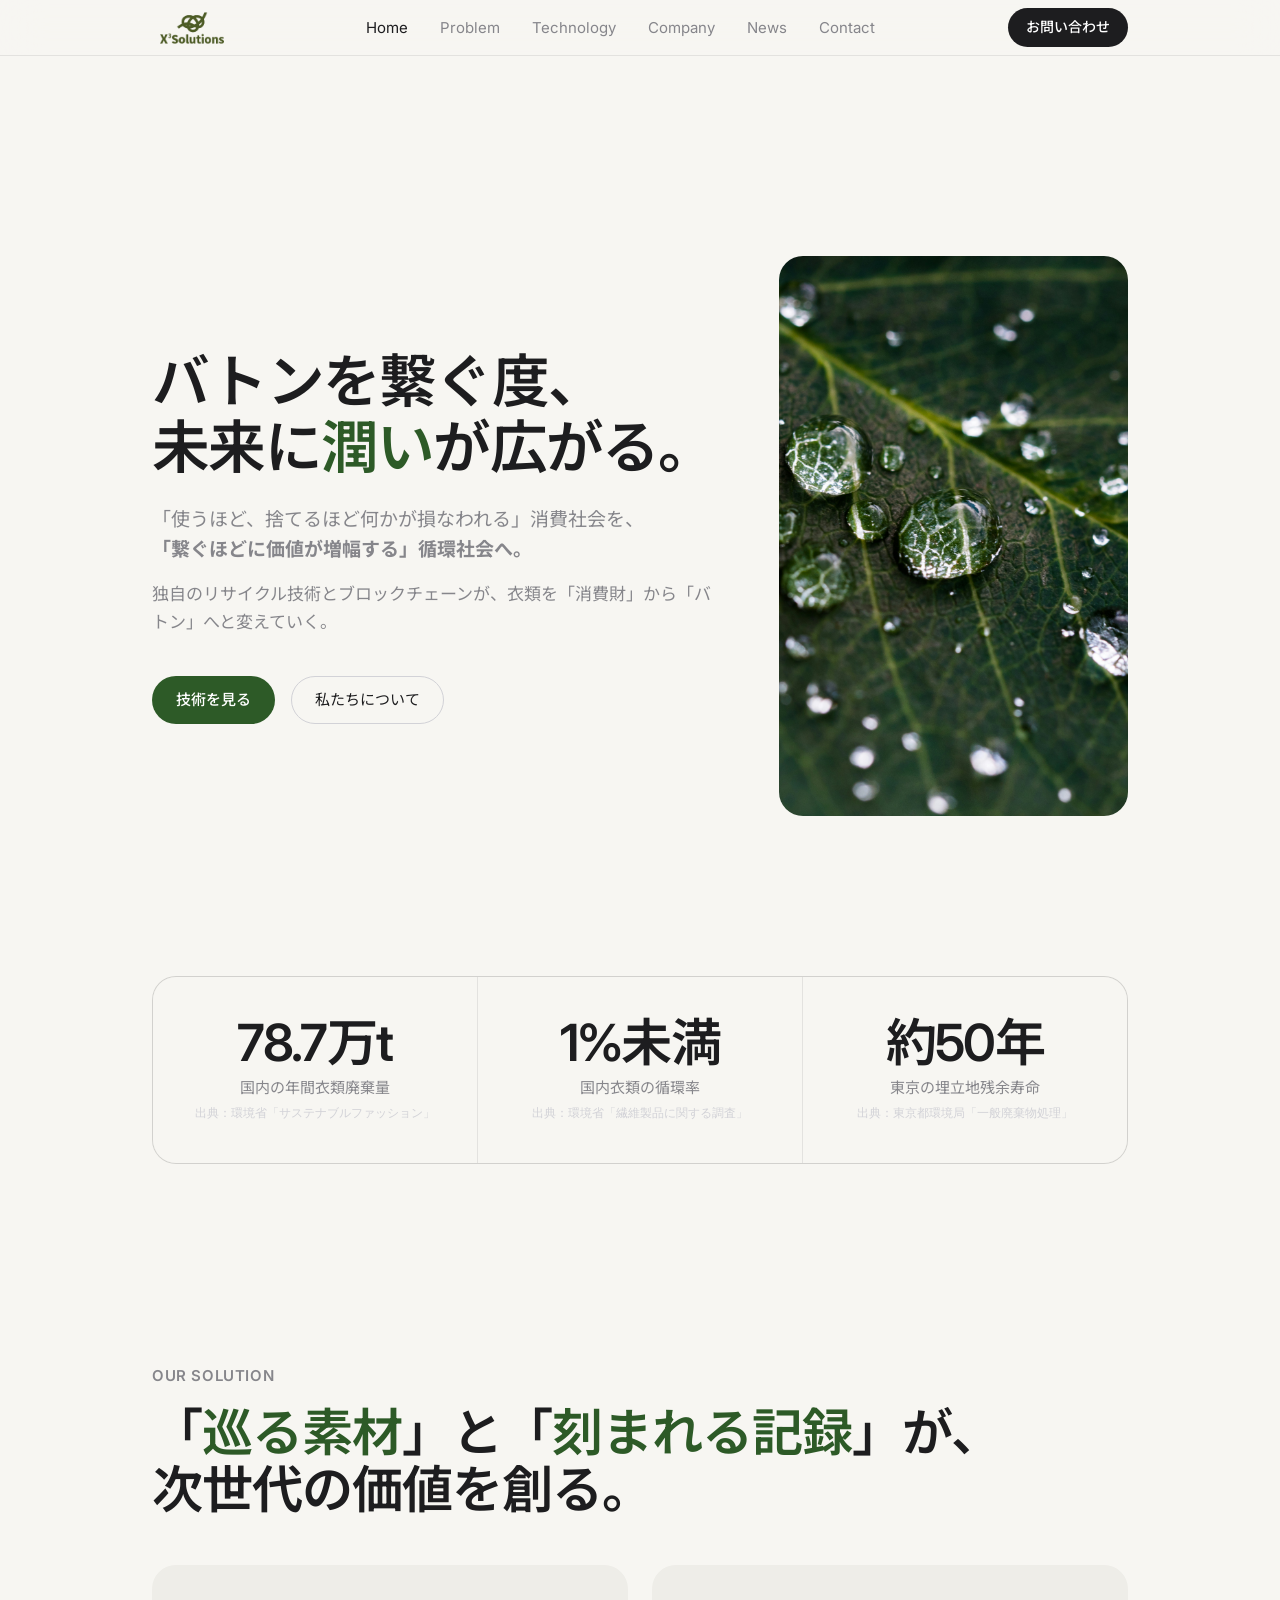
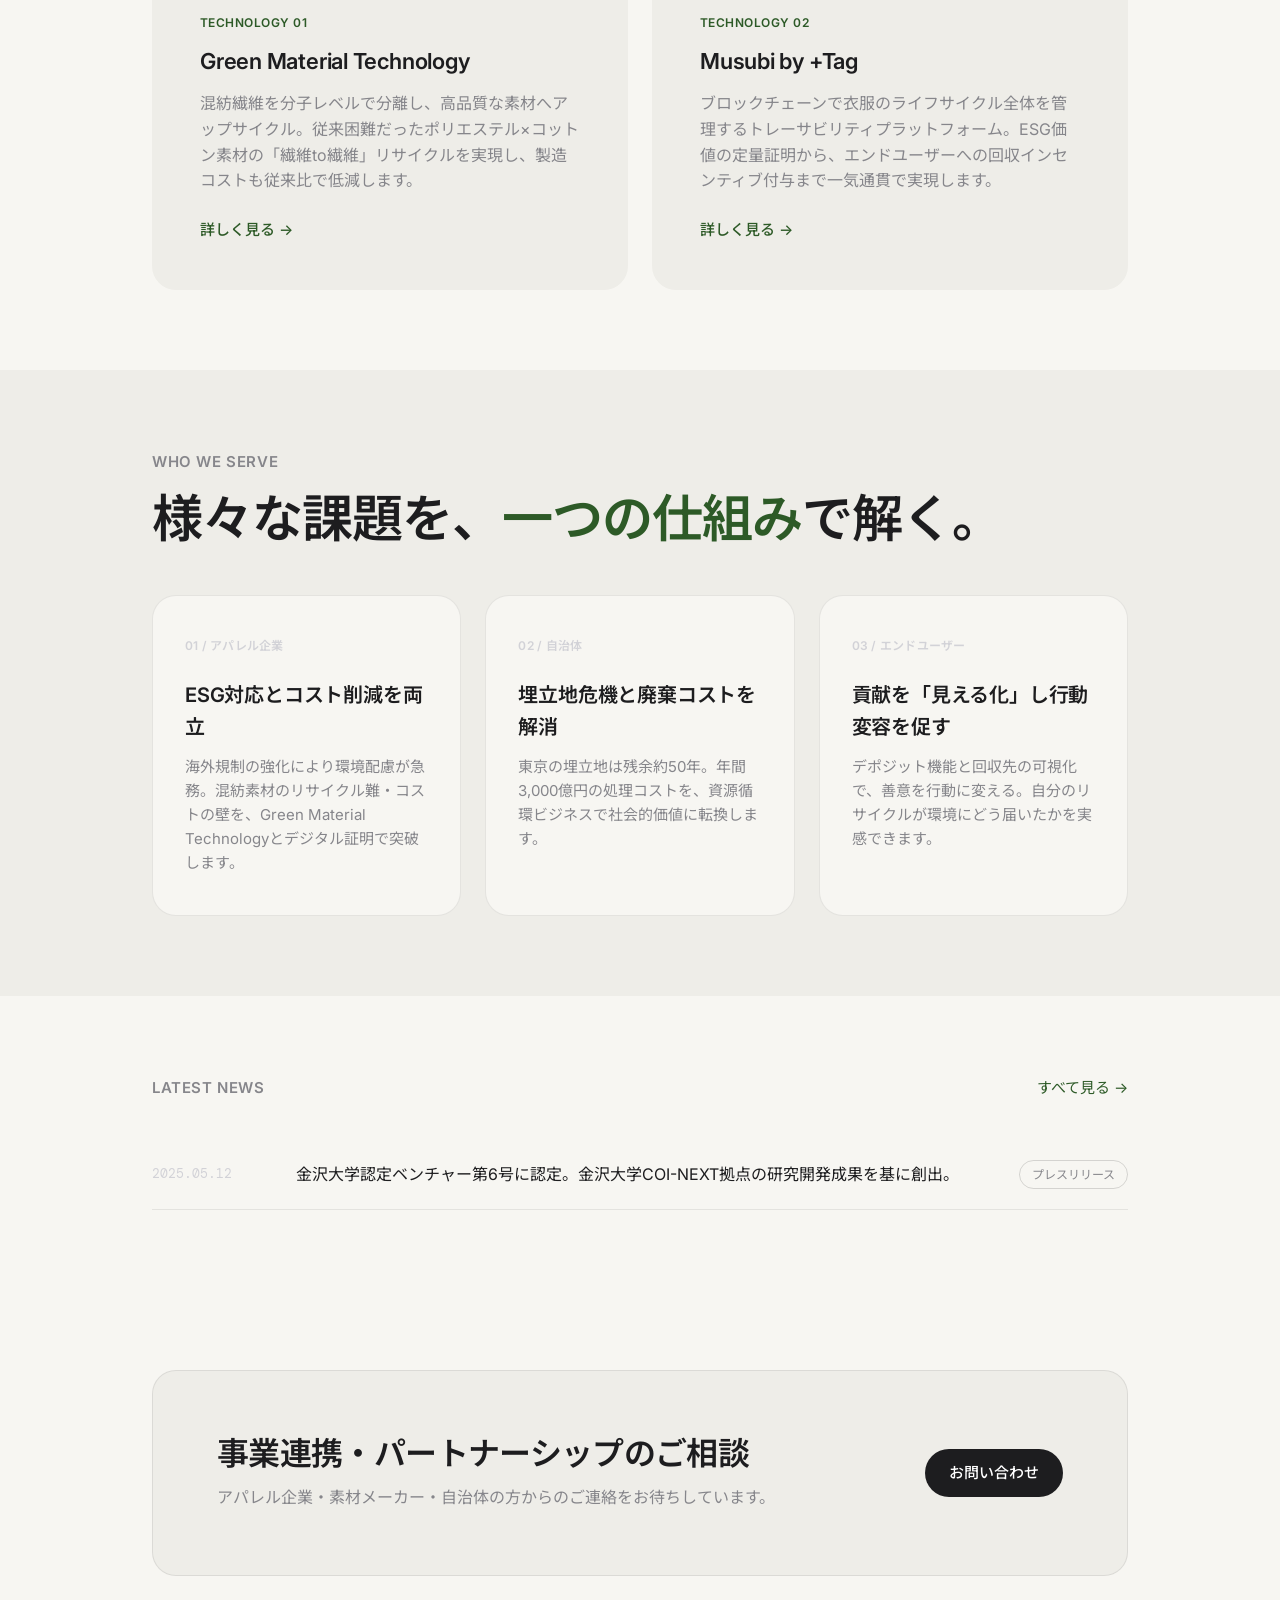
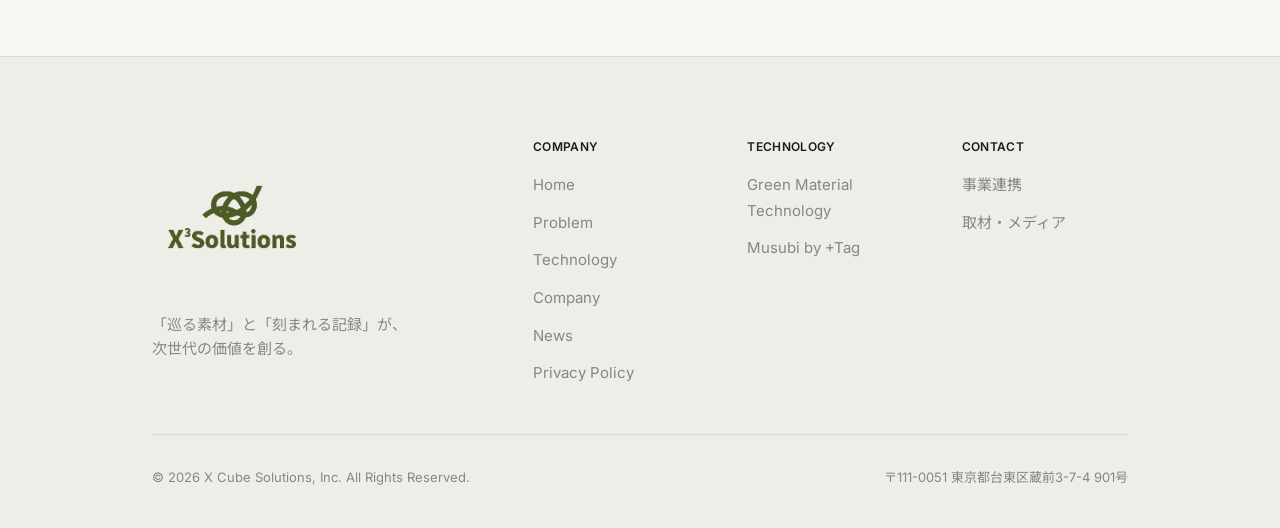
<file: index.html>
<!DOCTYPE html>
<html lang="ja">
<head>
<meta charset="UTF-8">
<meta name="viewport" content="width=device-width, initial-scale=1.0">
<title>Home — X Cube Solutions</title>
<meta name="description" content="データ駆動型バイオ素材開発で社会の資源循環を加速します。">
<link rel="preconnect" href="https://fonts.googleapis.com">
<link href="https://fonts.googleapis.com/css2?family=Inter:wght@300;400;500;600;700&family=Noto+Sans+JP:wght@300;400;500;700&family=DM+Mono:wght@400;500&display=swap" rel="stylesheet">
<link rel="stylesheet" href="style.css">
</head>
<body>
<nav class="nav glass"><div class="nav-inner"><a href="./" class="nav-logo"><img src="images/logo.png" alt="X Cube Solutions"></a><ul class="nav-links"><li><a href="./" class="active">Home</a></li><li><a href="problem/">Problem</a></li><li><a href="technology/">Technology</a></li><li><a href="company/">Company</a></li><li><a href="news/">News</a></li><li><a href="contact/">Contact</a></li></ul><a href="contact/" class="nav-cta">お問い合わせ</a></div></nav>
<div class="section">
    <div class="container">
      <div class="hero">
        <div class="hero-content">
          <h1 class="display fade-up">
            <span style="white-space:nowrap;">バトンを繋ぐ度、</span><br>
            <span style="white-space:nowrap;">未来に<em>潤い</em>が広がる。</span>
          </h1>
          <div class="fade-up delay-1" style="margin-top:24px;">
            <p class="body-lg">
              「使うほど、捨てるほど何かが損なわれる」消費社会を、<br>
              <strong>「繋ぐほどに価値が増幅する」循環社会へ。</strong>
            </p>
            <p class="body-md" style="margin-top:16px;">独自のリサイクル技術とブロックチェーンが、衣類を「消費財」から「バトン」へと変えていく。</p>
          </div>
          <div class="hero-actions fade-up delay-2">
            <a href="technology/" class="btn-primary">技術を見る</a>
            <a href="company/" class="btn-outline">私たちについて</a>
          </div>
        </div>
        <div class="hero-visual fade-up delay-1"><img src="images/hero_visual.jpg" alt="X Cube Solutions Vision">
        </div>
      </div>

      <div class="stat-strip fade-up">
        <div class="stat-strip-item">
          <div class="stat-num">78.7万t</div>
          <div class="stat-label">国内の年間衣類廃棄量</div>
          <div class="stat-cite">出典：環境省「サステナブルファッション」</div>
        </div>
        <div class="stat-strip-item">
          <div class="stat-num">1%未満</div>
          <div class="stat-label">国内衣類の循環率</div>
          <div class="stat-cite">出典：環境省「繊維製品に関する調査」</div>
        </div>
        <div class="stat-strip-item">
          <div class="stat-num">約50年</div>
          <div class="stat-label">東京の埋立地残余寿命</div>
          <div class="stat-cite">出典：東京都環境局「一般廃棄物処理」</div>
        </div>
      </div>
    </div>
  </div>

  <div class="section-sm">
    <div class="container">
      <div class="eyebrow fade-up">Our Solution</div>
      <h2 class="headline fade-up">「<em>巡る素材</em>」と「<em>刻まれる記録</em>」が、<br>次世代の価値を創る。</h2>
      <div class="solution-grid">
        <div class="solution-card fade-up delay-1">
          <div class="solution-card-tag">Technology 01</div>
          <h3>Green Material Technology</h3>
          <p>混紡繊維を分子レベルで分離し、高品質な素材へアップサイクル。従来困難だったポリエステル×コットン素材の「繊維to繊維」リサイクルを実現し、製造コストも従来比で低減します。</p>
          <a href="technology/" class="solution-card-link">詳しく見る →</a>
        </div>
        <div class="solution-card fade-up delay-2">
          <div class="solution-card-tag">Technology 02</div>
          <h3>Musubi by +Tag</h3>
          <p>ブロックチェーンで衣服のライフサイクル全体を管理するトレーサビリティプラットフォーム。ESG価値の定量証明から、エンドユーザーへの回収インセンティブ付与まで一気通貫で実現します。</p>
          <a href="technology/" class="solution-card-link">詳しく見る →</a>
        </div>
      </div>
    </div>
  </div>

  <div class="section-sm" style="background:var(--c-bg-secondary);">
    <div class="container">
      <div class="eyebrow fade-up">Who We Serve</div>
      <h2 class="headline fade-up">様々な課題を、<em>一つの仕組み</em>で解く。</h2>
      <div class="serve-grid">
        <div class="serve-card fade-up delay-1">
          <div class="serve-card-num">01 / アパレル企業</div>
          <h3>ESG対応とコスト削減を両立</h3>
          <p>海外規制の強化により環境配慮が急務。混紡素材のリサイクル難・コストの壁を、Green Material Technologyとデジタル証明で突破します。</p>
        </div>
        <div class="serve-card fade-up delay-2">
          <div class="serve-card-num">02 / 自治体</div>
          <h3>埋立地危機と廃棄コストを解消</h3>
          <p>東京の埋立地は残余約50年。年間3,000億円の処理コストを、資源循環ビジネスで社会的価値に転換します。</p>
        </div>
        <div class="serve-card fade-up delay-3">
          <div class="serve-card-num">03 / エンドユーザー</div>
          <h3>貢献を「見える化」し行動変容を促す</h3>
          <p>デポジット機能と回収先の可視化で、善意を行動に変える。自分のリサイクルが環境にどう届いたかを実感できます。</p>
        </div>
      </div>
    </div>
  </div>

  <div class="section-sm">
    <div class="container">
      <div style="display:flex;align-items:center;justify-content:space-between;margin-bottom:8px;">
        <div class="eyebrow" style="margin:0;">Latest News</div>
        <a href="news/" style="font-size:15px;color:var(--c-moss);">すべて見る →</a>
      </div>
      <div class="news-list">
        <div class="news-item">
          <span class="news-date">2025.05.12</span>
          <span class="news-title">金沢大学認定ベンチャー第6号に認定。金沢大学COI-NEXT拠点の研究開発成果を基に創出。</span>
          <span class="news-tag">プレスリリース</span>
        </div>
      </div>
    </div>
  </div>

  <div class="container">
    <div class="cta-banner fade-up">
      <div>
        <h2>事業連携・パートナーシップのご相談</h2>
        <p>アパレル企業・素材メーカー・自治体の方からのご連絡をお待ちしています。</p>
      </div>
      <a href="contact/" class="btn-white">お問い合わせ</a>
    </div>
  </div>
</div>

<!-- PROBLEM -->
<footer class="footer"><div class="container"><div class="footer-top"><div class="footer-brand"><img src="images/logo.png" alt="X Cube Solutions" style="height:160px;width:auto;object-fit:contain;margin-bottom:16px;"><p>「巡る素材」と「刻まれる記録」が、<br>次世代の価値を創る。</p></div><div class="footer-col"><h4>Company</h4><ul><li><a href="./">Home</a></li><li><a href="problem/">Problem</a></li><li><a href="technology/">Technology</a></li><li><a href="company/">Company</a></li><li><a href="news/">News</a></li><li><a href="privacy/">Privacy Policy</a></li></ul></div><div class="footer-col"><h4>Technology</h4><ul><li><a href="technology/">Green Material Technology</a></li><li><a href="technology/">Musubi by +Tag</a></li></ul></div><div class="footer-col"><h4>Contact</h4><ul><li><a href="contact/">事業連携</a></li><li><a href="contact/">取材・メディア</a></li></ul></div></div><div class="footer-bottom"><span>© 2026 X Cube Solutions, Inc. All Rights Reserved.</span><span>〒111-0051 東京都台東区蔵前3-7-4 901号</span></div></div></footer>
<script src="main.js"></script>
</body>
</html>
</file>
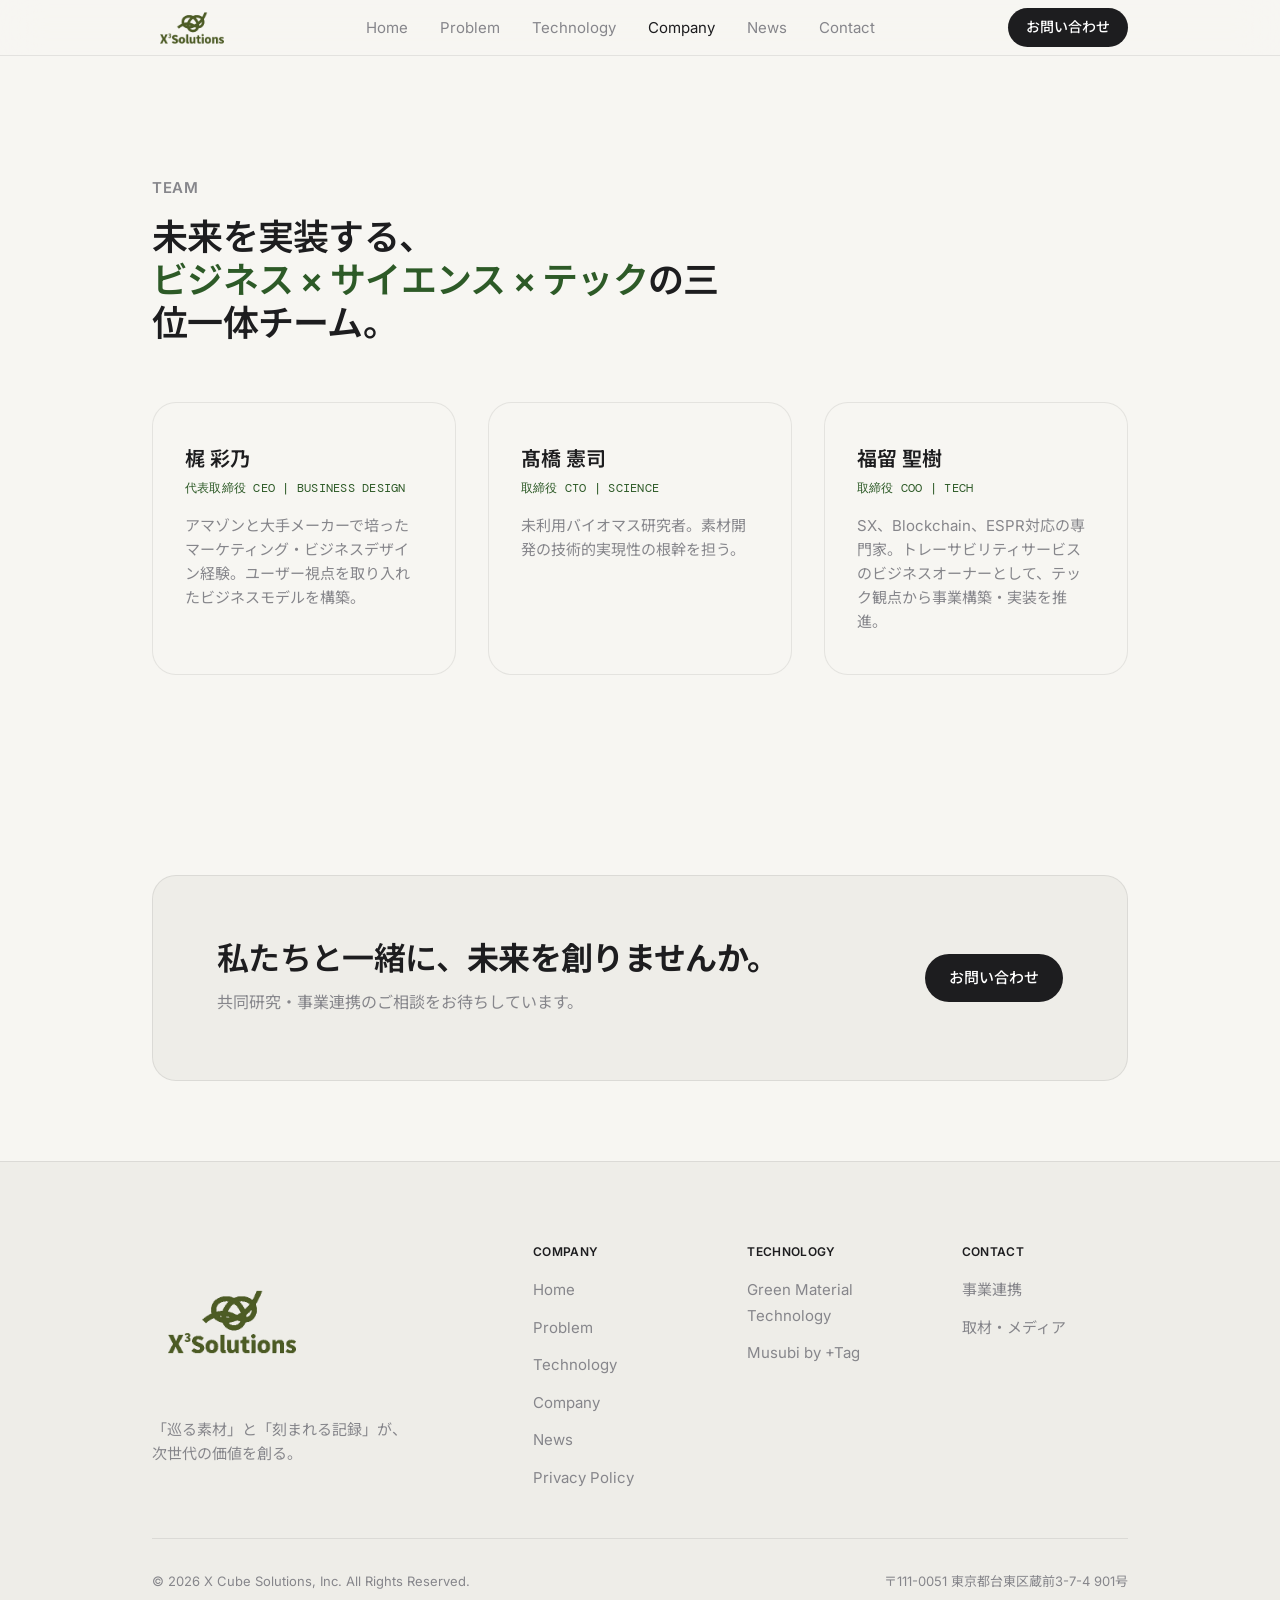
<file: company/index.html>
<!DOCTYPE html>
<html lang="ja">
<head>
<meta charset="UTF-8">
<meta name="viewport" content="width=device-width, initial-scale=1.0">
<title>Company — X Cube Solutions</title>
<meta name="description" content="「善意」を世界を動かす原動力へ。東京発の資源循環スタートアップ。">
<link rel="preconnect" href="https://fonts.googleapis.com">
<link href="https://fonts.googleapis.com/css2?family=Inter:wght@300;400;500;600;700&family=Noto+Sans+JP:wght@300;400;500;700&family=DM+Mono:wght@400;500&display=swap" rel="stylesheet">
<link rel="stylesheet" href="../style.css">
</head>
<body>
<nav class="nav glass"><div class="nav-inner"><a href="../" class="nav-logo"><img src="../images/logo.png" alt="X Cube Solutions"></a><ul class="nav-links"><li><a href="../">Home</a></li><li><a href="../problem/">Problem</a></li><li><a href="../technology/">Technology</a></li><li><a href="../company/" class="active">Company</a></li><li><a href="../news/">News</a></li><li><a href="../contact/">Contact</a></li></ul><a href="../contact/" class="nav-cta">お問い合わせ</a></div></nav>
<div class="section">
    <div class="container">
      <div class="team-section" style="margin-top:0;padding-top:0;border-top:none;">
        <div class="eyebrow">Team</div>
        <p class="team-tagline">未来を実装する、<br><em>ビジネス × サイエンス × テック</em>の三位一体チーム。</p>
        <div class="team-grid">
          <div class="team-card">
            <div class="team-name">梶 彩乃</div>
            <div class="team-role">代表取締役 CEO | Business Design</div>
            <p class="team-bio">アマゾンと大手メーカーで培ったマーケティング・ビジネスデザイン経験。ユーザー視点を取り入れたビジネスモデルを構築。</p>
          </div>
          <div class="team-card">
            <div class="team-name">髙橋 憲司</div>
            <div class="team-role">取締役 CTO | Science</div>
            <p class="team-bio">未利用バイオマス研究者。素材開発の技術的実現性の根幹を担う。</p>
          </div>
          <div class="team-card">
            <div class="team-name">福留 聖樹</div>
            <div class="team-role">取締役 COO | Tech</div>
            <p class="team-bio">SX、Blockchain、ESPR対応の専門家。トレーサビリティサービスのビジネスオーナーとして、テック観点から事業構築・実装を推進。</p>
          </div>
        </div>
      </div>
    </div>
  </div>
  <div class="container">
    <div class="cta-banner fade-up">
      <div><h2>私たちと一緒に、<strong>未来を創りませんか。</strong></h2><p>共同研究・事業連携のご相談をお待ちしています。</p></div>
      <a href="../contact/" class="btn-white">お問い合わせ</a>
    </div>
  </div>
<footer class="footer"><div class="container"><div class="footer-top"><div class="footer-brand"><img src="../images/logo.png" alt="X Cube Solutions" style="height:160px;width:auto;object-fit:contain;margin-bottom:16px;"><p>「巡る素材」と「刻まれる記録」が、<br>次世代の価値を創る。</p></div><div class="footer-col"><h4>Company</h4><ul><li><a href="../">Home</a></li><li><a href="../problem/">Problem</a></li><li><a href="../technology/">Technology</a></li><li><a href="../company/">Company</a></li><li><a href="../news/">News</a></li><li><a href="../privacy/">Privacy Policy</a></li></ul></div><div class="footer-col"><h4>Technology</h4><ul><li><a href="../technology/">Green Material Technology</a></li><li><a href="../technology/">Musubi by +Tag</a></li></ul></div><div class="footer-col"><h4>Contact</h4><ul><li><a href="../contact/">事業連携</a></li><li><a href="../contact/">取材・メディア</a></li></ul></div></div><div class="footer-bottom"><span>© 2026 X Cube Solutions, Inc. All Rights Reserved.</span><span>〒111-0051 東京都台東区蔵前3-7-4 901号</span></div></div></footer>
<script src="../main.js"></script>
</body>
</html>
</file>
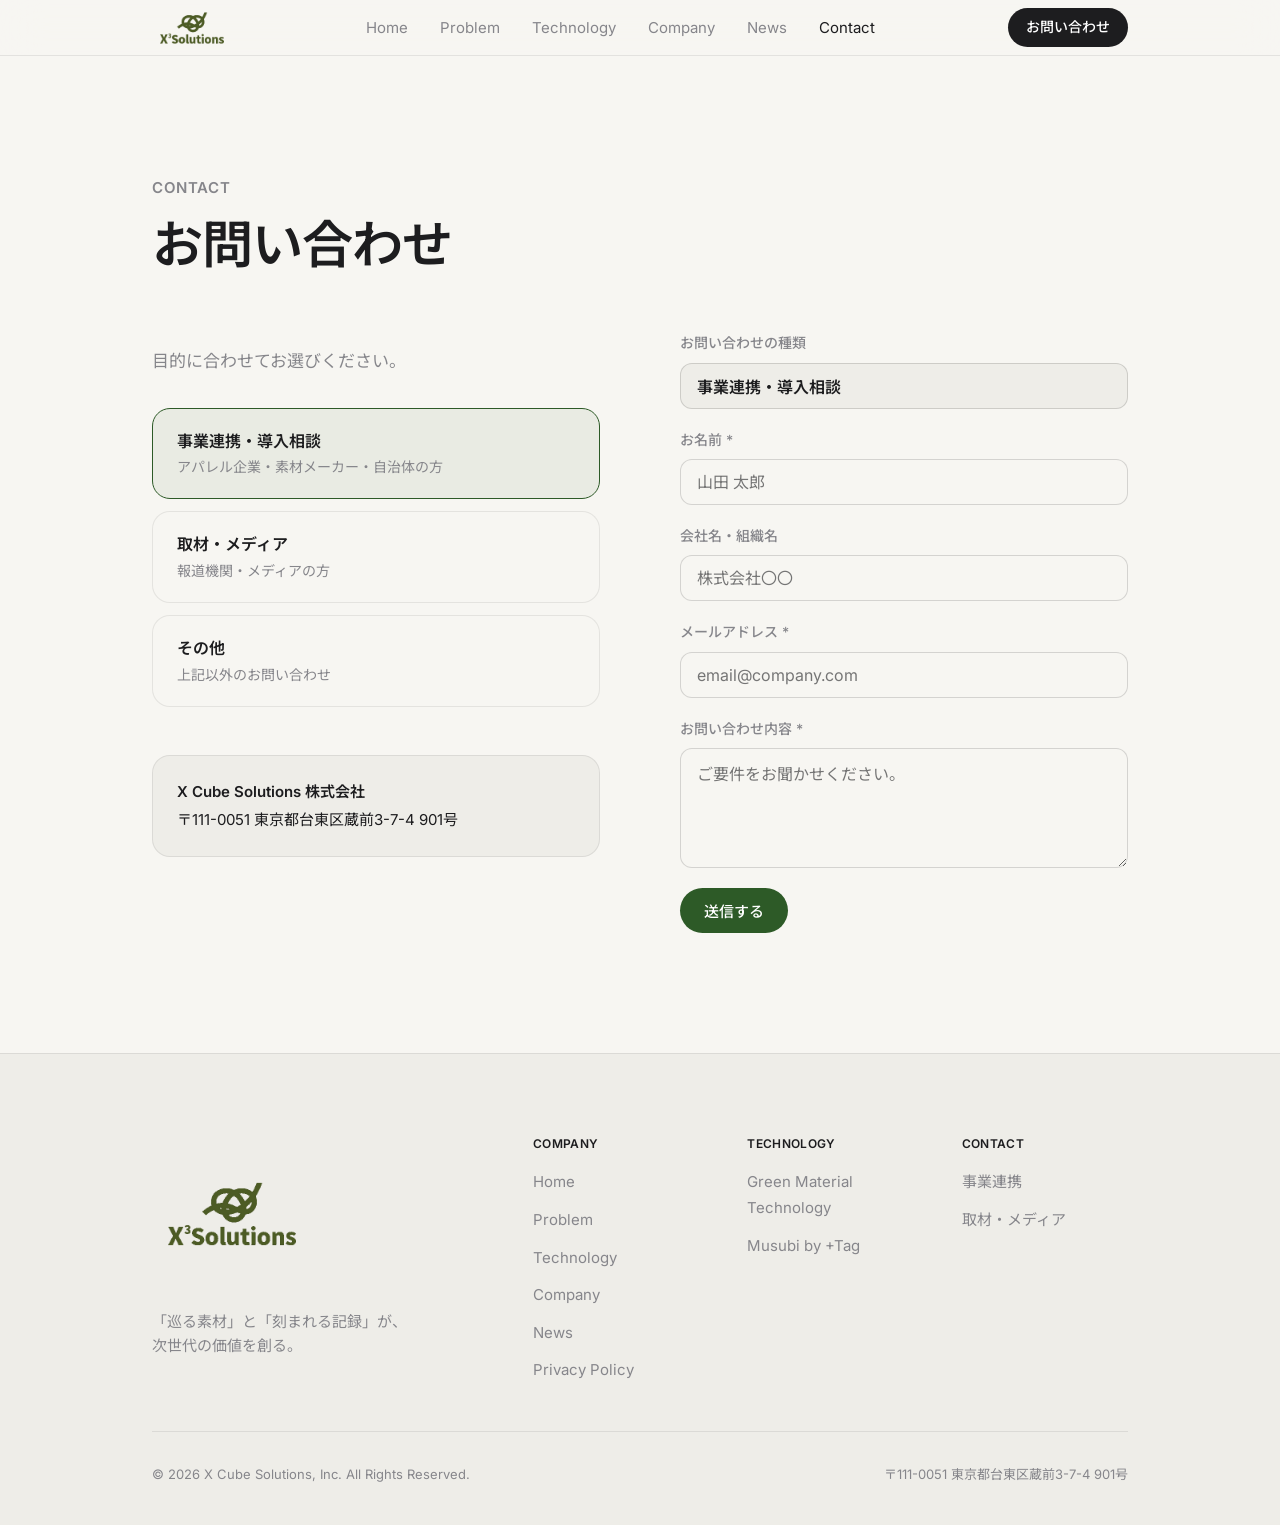
<file: contact/index.html>
<!DOCTYPE html>
<html lang="ja">
<head>
<meta charset="UTF-8">
<meta name="viewport" content="width=device-width, initial-scale=1.0">
<title>Contact — X Cube Solutions</title>
<meta name="description" content="事業連携・取材のお問い合わせはこちら。">
<link rel="preconnect" href="https://fonts.googleapis.com">
<link href="https://fonts.googleapis.com/css2?family=Inter:wght@300;400;500;600;700&family=Noto+Sans+JP:wght@300;400;500;700&family=DM+Mono:wght@400;500&display=swap" rel="stylesheet">
<link rel="stylesheet" href="../style.css">
</head>
<body>
<nav class="nav glass"><div class="nav-inner"><a href="../" class="nav-logo"><img src="../images/logo.png" alt="X Cube Solutions"></a><ul class="nav-links"><li><a href="../">Home</a></li><li><a href="../problem/">Problem</a></li><li><a href="../technology/">Technology</a></li><li><a href="../company/">Company</a></li><li><a href="../news/">News</a></li><li><a href="../contact/" class="active">Contact</a></li></ul><a href="../contact/" class="nav-cta">お問い合わせ</a></div></nav>
<div class="section">
    <div class="container">
      <div class="eyebrow fade-up">Contact</div>
      <h1 class="headline fade-up">お問い合わせ</h1>
      <div class="contact-grid">
        <div>
          <p class="body-md" style="margin-top:16px;">目的に合わせてお選びください。</p>
          <div class="contact-type-list">
            <div class="contact-type active" onclick="selectType(this,'事業連携・導入相談')">
              <div><h4>事業連携・導入相談</h4><p>アパレル企業・素材メーカー・自治体の方</p></div>
            </div>
            <div class="contact-type" onclick="selectType(this,'取材・メディア')">
              <div><h4>取材・メディア</h4><p>報道機関・メディアの方</p></div>
            </div>
            <div class="contact-type" onclick="selectType(this,'その他')">
              <div><h4>その他</h4><p>上記以外のお問い合わせ</p></div>
            </div>
          </div>
          <div class="address-block" style="margin-top:48px;">
            <p style="font-size:15px;font-weight:600;">X Cube Solutions 株式会社</p>
            <p style="font-size:15px;margin-top:4px;">〒111-0051 東京都台東区蔵前3-7-4 901号</p>
          </div>
        </div>
        <div>
          <form class="contact-form" action="https://formspree.io/f/mojypglw" method="POST">
            <div class="form-group">
              <label class="form-label">お問い合わせの種類</label>
              <input class="form-input" id="type-display" name="お問い合わせの種類" value="事業連携・導入相談" readonly style="background:var(--c-bg-secondary);font-weight:600;">
            </div>
            <div class="form-group"><label class="form-label">お名前 *</label><input class="form-input" type="text" name="お名前" placeholder="山田 太郎" required></div>
            <div class="form-group"><label class="form-label">会社名・組織名</label><input class="form-input" type="text" name="会社名・組織名" placeholder="株式会社〇〇"></div>
            <div class="form-group"><label class="form-label">メールアドレス *</label><input class="form-input" type="email" name="メールアドレス" placeholder="email@company.com" required></div>
            <div class="form-group"><label class="form-label">お問い合わせ内容 *</label><textarea class="form-textarea" name="お問い合わせ内容" placeholder="ご要件をお聞かせください。" required></textarea></div>
            <button type="submit" class="btn-primary" style="align-self:flex-start;">送信する</button>
          </form>
        </div>
      </div>
    </div>
  </div>
</div>

<!-- FOOTER -->
<footer class="footer"><div class="container"><div class="footer-top"><div class="footer-brand"><img src="../images/logo.png" alt="X Cube Solutions" style="height:160px;width:auto;object-fit:contain;margin-bottom:16px;"><p>「巡る素材」と「刻まれる記録」が、<br>次世代の価値を創る。</p></div><div class="footer-col"><h4>Company</h4><ul><li><a href="../">Home</a></li><li><a href="../problem/">Problem</a></li><li><a href="../technology/">Technology</a></li><li><a href="../company/">Company</a></li><li><a href="../news/">News</a></li><li><a href="../privacy/">Privacy Policy</a></li></ul></div><div class="footer-col"><h4>Technology</h4><ul><li><a href="../technology/">Green Material Technology</a></li><li><a href="../technology/">Musubi by +Tag</a></li></ul></div><div class="footer-col"><h4>Contact</h4><ul><li><a href="../contact/">事業連携</a></li><li><a href="../contact/">取材・メディア</a></li></ul></div></div><div class="footer-bottom"><span>© 2026 X Cube Solutions, Inc. All Rights Reserved.</span><span>〒111-0051 東京都台東区蔵前3-7-4 901号</span></div></div></footer>
<script src="../main.js"></script>
</body>
</html>
</file>
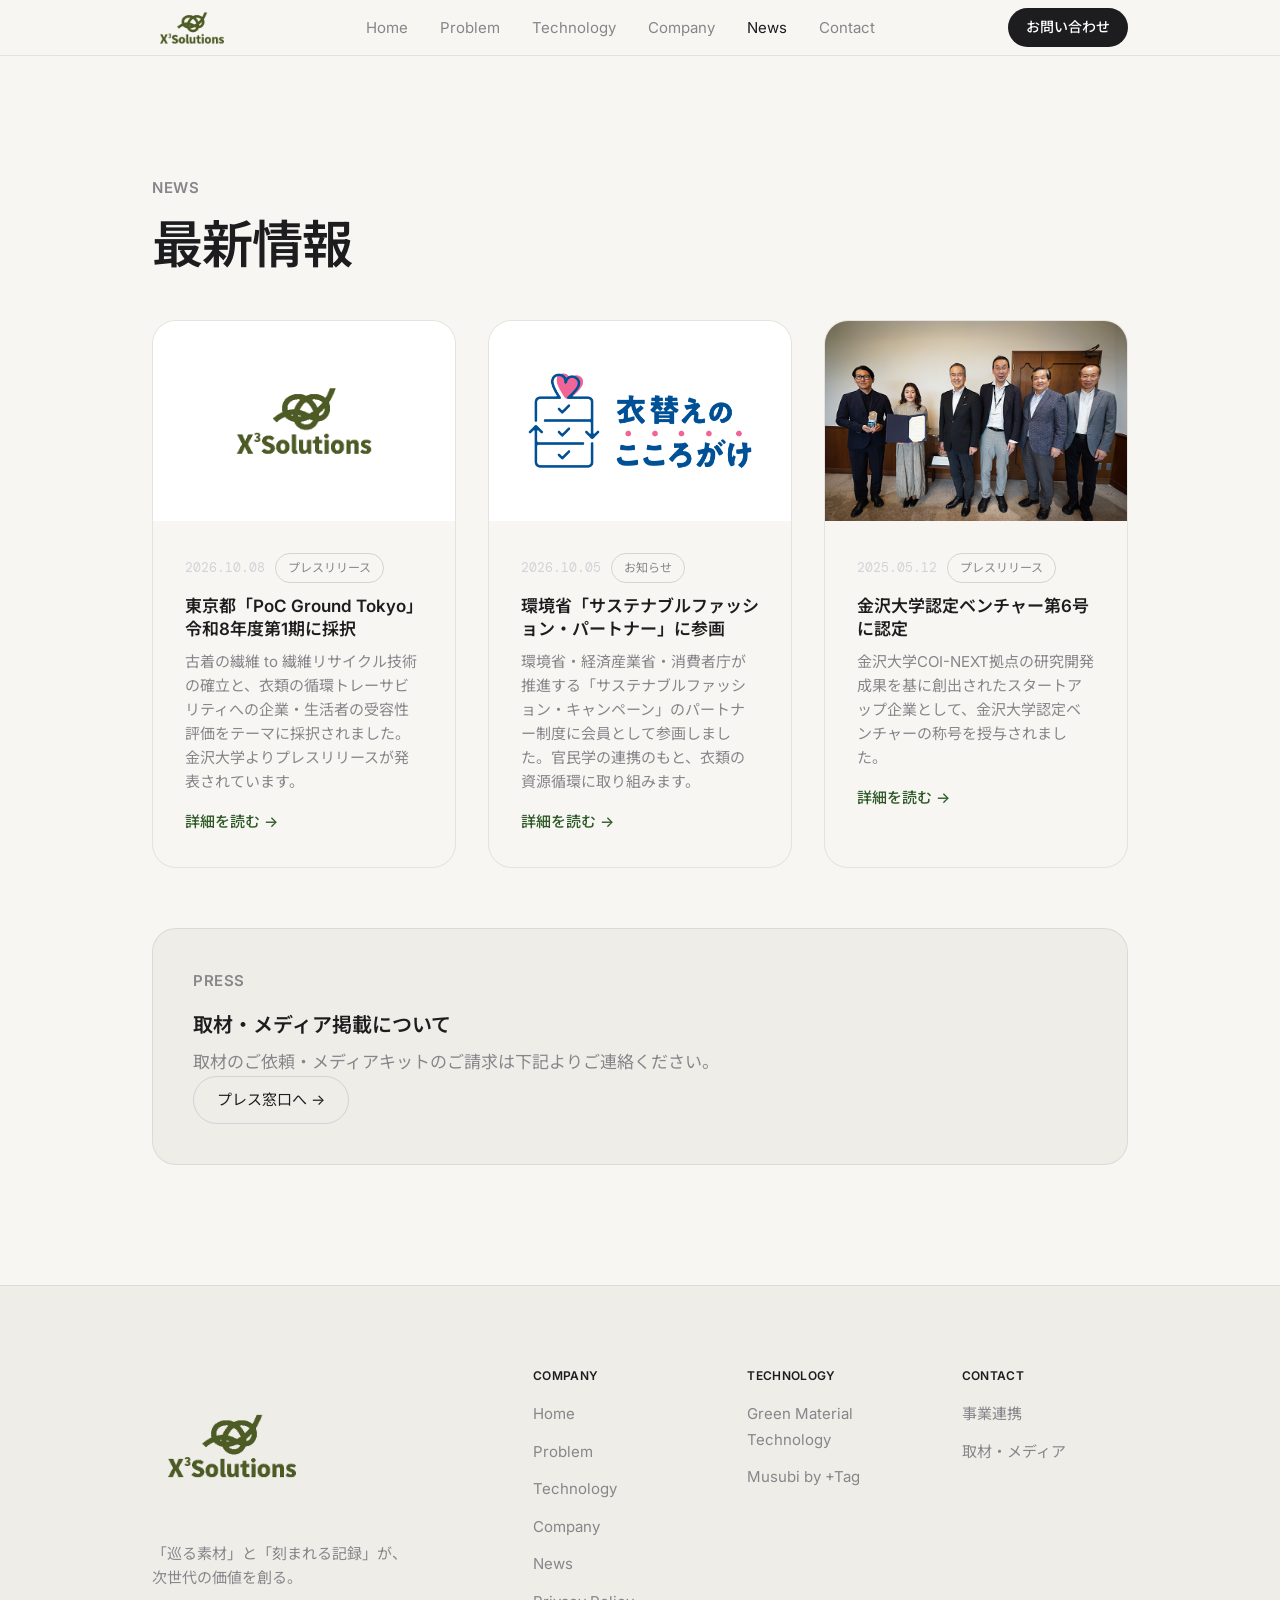
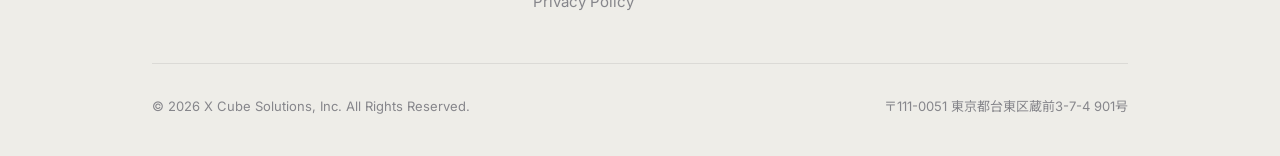
<file: news/index.html>
<!DOCTYPE html>
<html lang="ja">
<head>
<meta charset="UTF-8">
<meta name="viewport" content="width=device-width, initial-scale=1.0">
<title>News — X Cube Solutions</title>
<meta name="description" content="X Cube Solutionsの最新ニュース・プレスリリース。">
<link rel="preconnect" href="https://fonts.googleapis.com">
<link href="https://fonts.googleapis.com/css2?family=Inter:wght@300;400;500;600;700&family=Noto+Sans+JP:wght@300;400;500;700&family=DM+Mono:wght@400;500&display=swap" rel="stylesheet">
<link rel="stylesheet" href="../style.css">
</head>
<body>
<nav class="nav glass"><div class="nav-inner"><a href="../" class="nav-logo"><img src="../images/logo.png" alt="X Cube Solutions"></a><ul class="nav-links"><li><a href="../">Home</a></li><li><a href="../problem/">Problem</a></li><li><a href="../technology/">Technology</a></li><li><a href="../company/">Company</a></li><li><a href="../news/" class="active">News</a></li><li><a href="../contact/">Contact</a></li></ul><a href="../contact/" class="nav-cta">お問い合わせ</a></div></nav>
<div class="section">
    <div class="container">
      <div class="eyebrow fade-up">News</div>
      <h1 class="headline fade-up">最新情報</h1>
      <div class="news-grid">
                  <!-- 2026.10.08 PoC Ground Tokyo 採択（金沢大学プレスリリース） -->
        <a href="https://www.kanazawa-u.ac.jp/wp/wp-content/uploads/2026/10/261008.pdf" target="_blank" rel="noopener" class="news-card">
          <div class="news-card-img" style="background:#fff;"><img src="../images/logo.png" alt="X Cube Solutions" style="object-fit:contain;padding:16px;"></div>
          <div class="news-card-body">
            <div class="news-card-meta">
              <span class="news-card-date">2026.10.08</span>
              <span class="news-tag">プレスリリース</span>
            </div>
            <h3>東京都「PoC Ground Tokyo」令和8年度第1期に採択</h3>
            <p>古着の繊維 to 繊維リサイクル技術の確立と、衣類の循環トレーサビリティへの企業・生活者の受容性評価をテーマに採択されました。金沢大学よりプレスリリースが発表されています。</p>
            <span class="news-card-link">詳細を読む →</span>
          </div>
        </a>

        <!-- 2026.10.05 サステナブルファッション・パートナー会員 -->
        <a href="https://www.env.go.jp/policy/sustainable_fashion/campaign/#anc01" target="_blank" rel="noopener" class="news-card">
          <div class="news-card-img" style="background:#fff;"><img src="../images/news_sustainable_fashion.png" alt="サステナブルファッション・キャンペーン ロゴマーク" style="object-fit:contain;padding:16px;"></div>
          <div class="news-card-body">
            <div class="news-card-meta">
              <span class="news-card-date">2026.10.05</span>
              <span class="news-tag">お知らせ</span>
            </div>
            <h3>環境省「サステナブルファッション・パートナー」に参画</h3>
            <p>環境省・経済産業省・消費者庁が推進する「サステナブルファッション・キャンペーン」のパートナー制度に会員として参画しました。官民学の連携のもと、衣類の資源循環に取り組みます。</p>
            <span class="news-card-link">詳細を読む →</span>
          </div>
        </a>
        <a href="https://www.kanazawa-u.ac.jp/news/163941/" target="_blank" rel="noopener" class="news-card">
          <div class="news-card-img"><img src="../images/news_kanazawa.jpg" alt="金沢大学認定ベンチャー"></div>
          <div class="news-card-body">
            <div class="news-card-meta">
              <span class="news-card-date">2025.05.12</span>
              <span class="news-tag">プレスリリース</span>
            </div>
            <h3>金沢大学認定ベンチャー第6号に認定</h3>
            <p>金沢大学COI-NEXT拠点の研究開発成果を基に創出されたスタートアップ企業として、金沢大学認定ベンチャーの称号を授与されました。</p>
            <span class="news-card-link">詳細を読む →</span>
          </div>
        </a>
      </div>
      <div class="press-box">
        <div class="eyebrow">Press</div>
        <h2 style="font-size:20px;font-weight:600;margin-bottom:8px;">取材・メディア掲載について</h2>
        <p class="body-md">取材のご依頼・メディアキットのご請求は下記よりご連絡ください。</p>
        <a href="../contact/" class="btn-outline">プレス窓口へ →</a>
      </div>
    </div>
  </div>
</div>

<!-- CONTACT -->
<footer class="footer"><div class="container"><div class="footer-top"><div class="footer-brand"><img src="../images/logo.png" alt="X Cube Solutions" style="height:160px;width:auto;object-fit:contain;margin-bottom:16px;"><p>「巡る素材」と「刻まれる記録」が、<br>次世代の価値を創る。</p></div><div class="footer-col"><h4>Company</h4><ul><li><a href="../">Home</a></li><li><a href="../problem/">Problem</a></li><li><a href="../technology/">Technology</a></li><li><a href="../company/">Company</a></li><li><a href="../news/">News</a></li><li><a href="../privacy/">Privacy Policy</a></li></ul></div><div class="footer-col"><h4>Technology</h4><ul><li><a href="../technology/">Green Material Technology</a></li><li><a href="../technology/">Musubi by +Tag</a></li></ul></div><div class="footer-col"><h4>Contact</h4><ul><li><a href="../contact/">事業連携</a></li><li><a href="../contact/">取材・メディア</a></li></ul></div></div><div class="footer-bottom"><span>© 2026 X Cube Solutions, Inc. All Rights Reserved.</span><span>〒111-0051 東京都台東区蔵前3-7-4 901号</span></div></div></footer>
<script src="../main.js"></script>
</body>
</html>
</file>
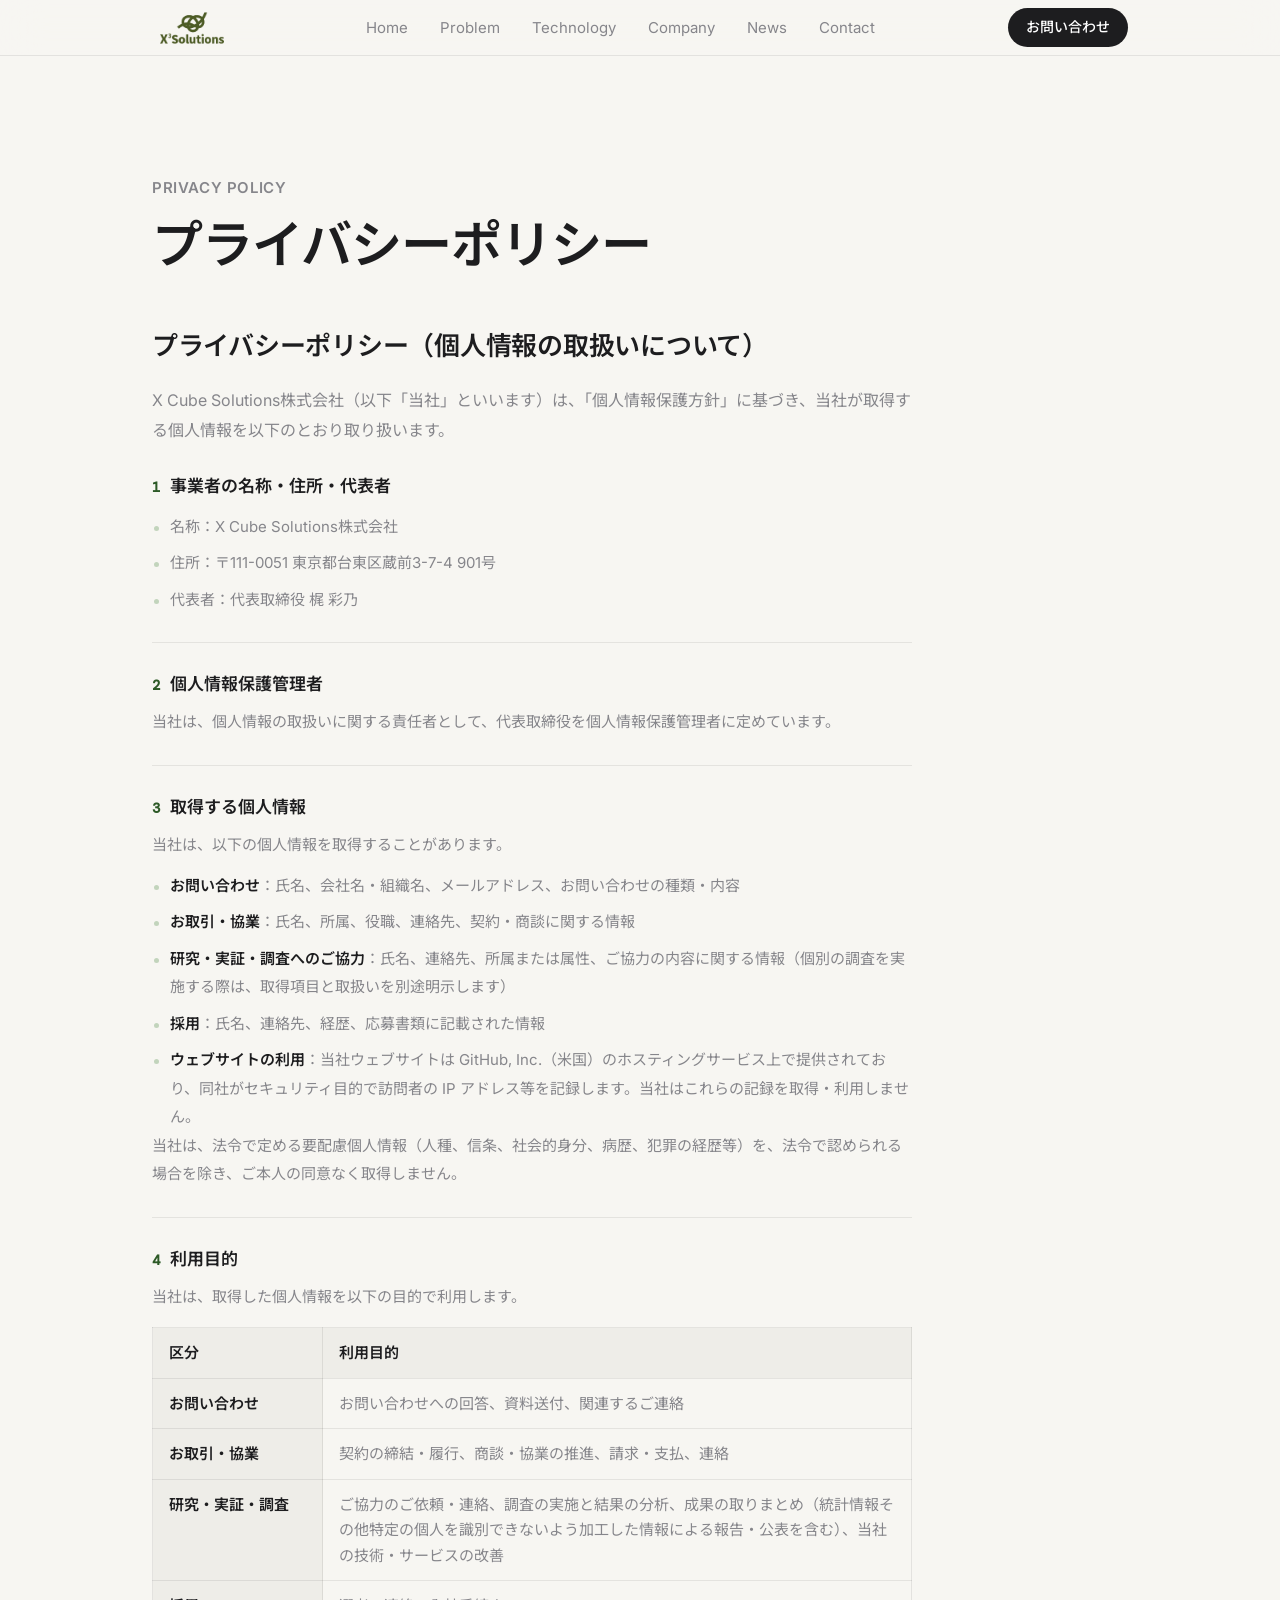
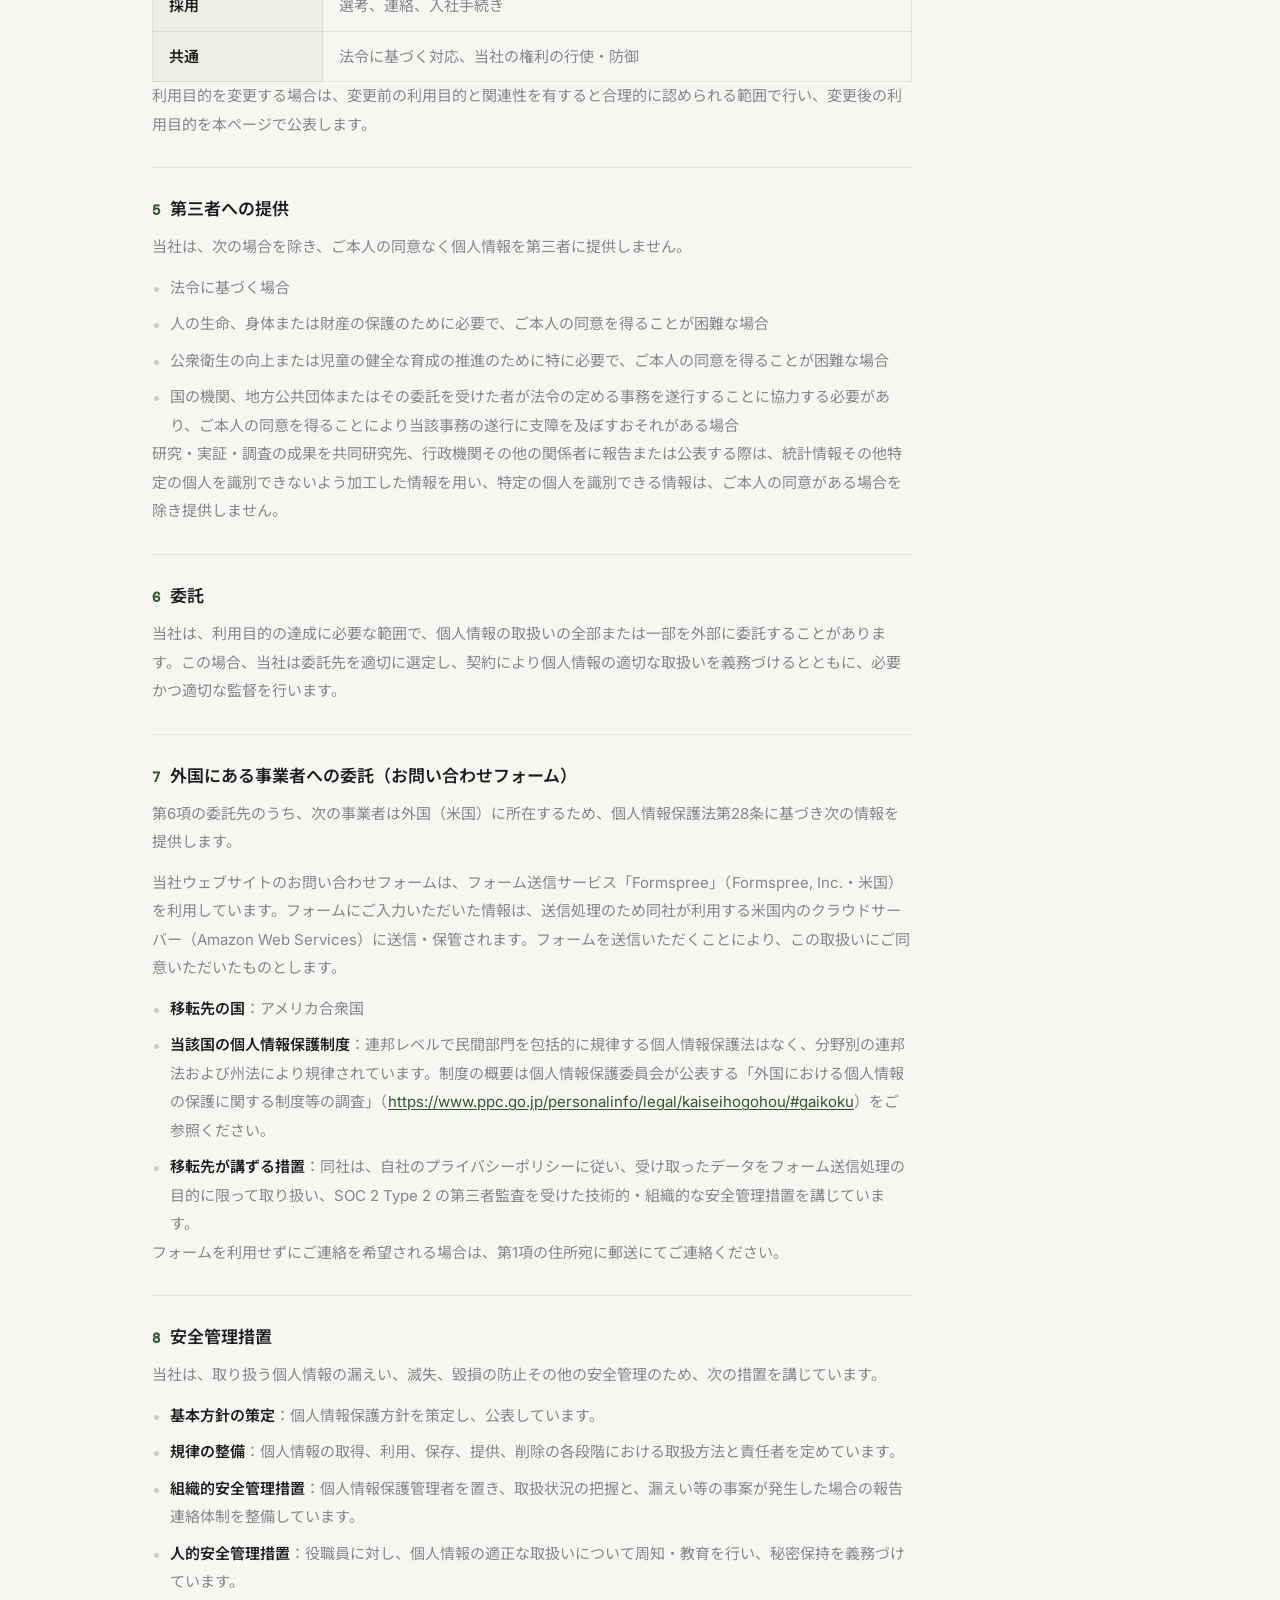
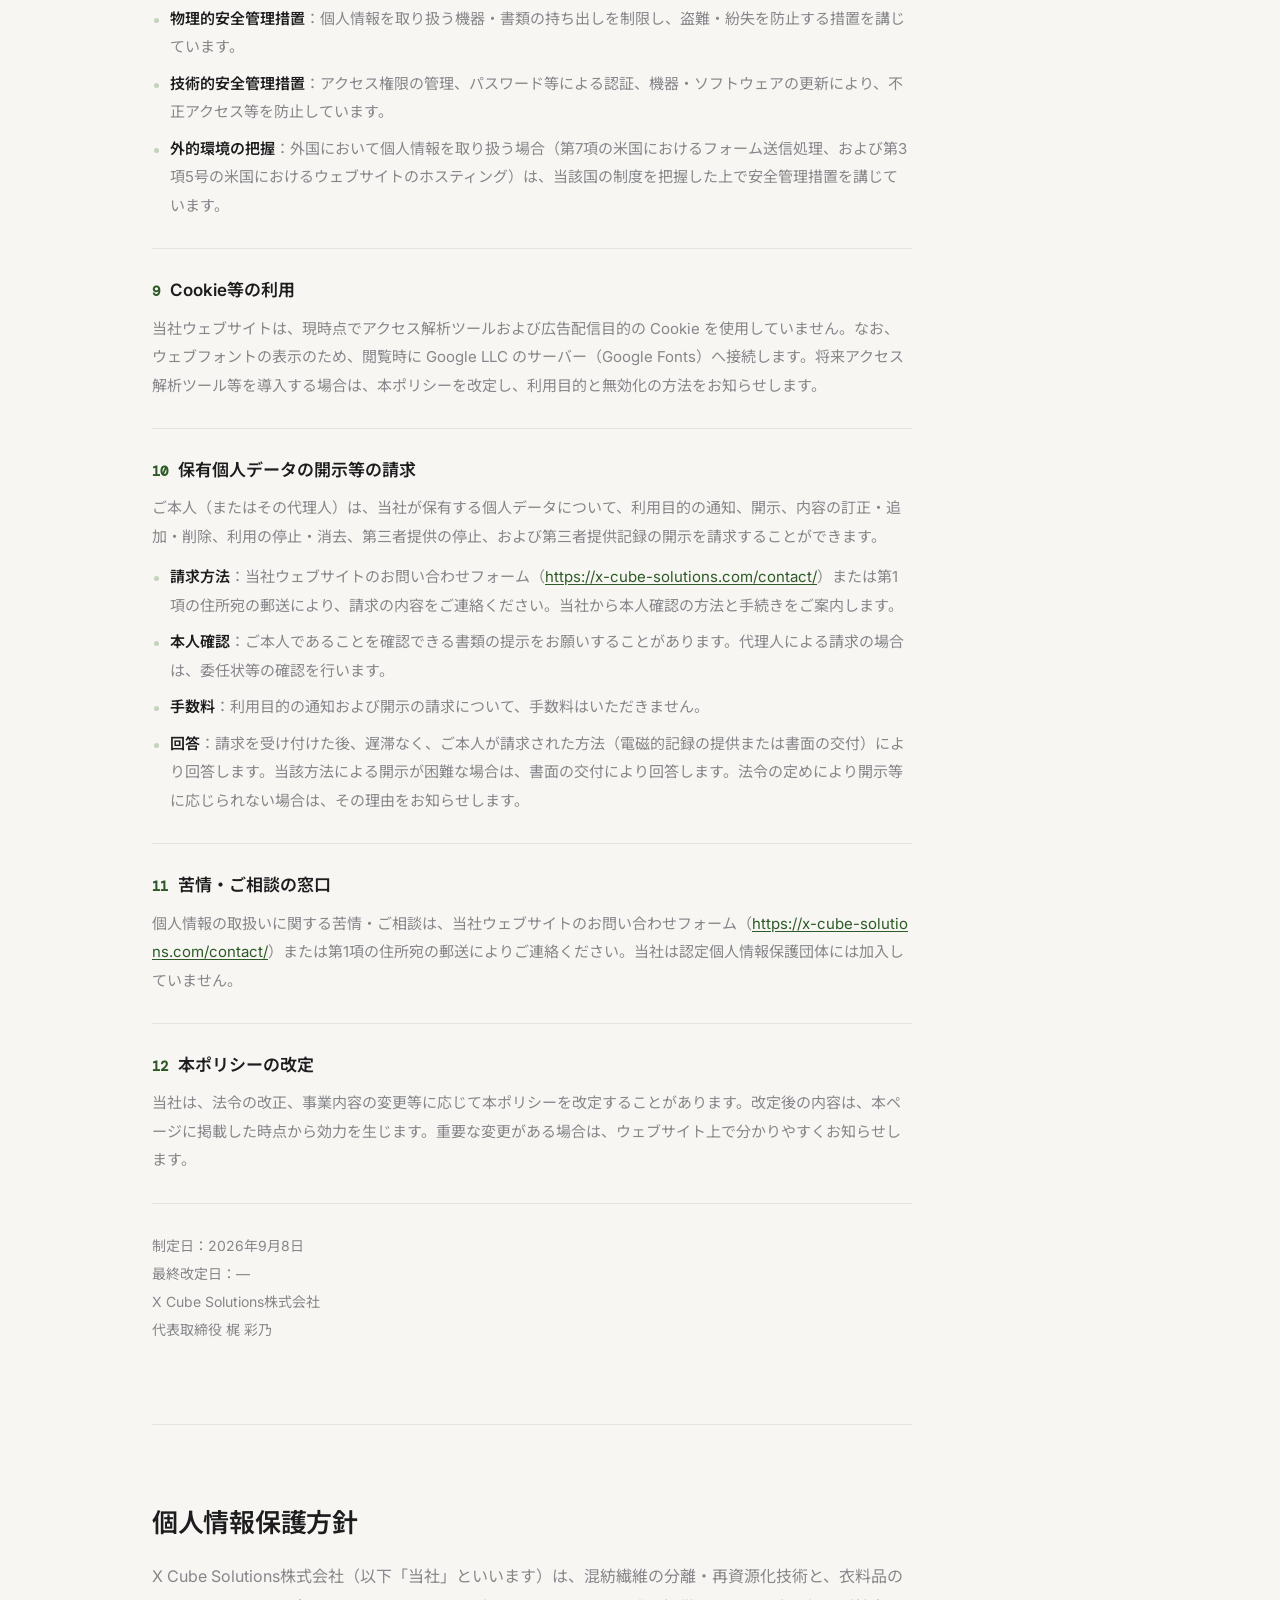
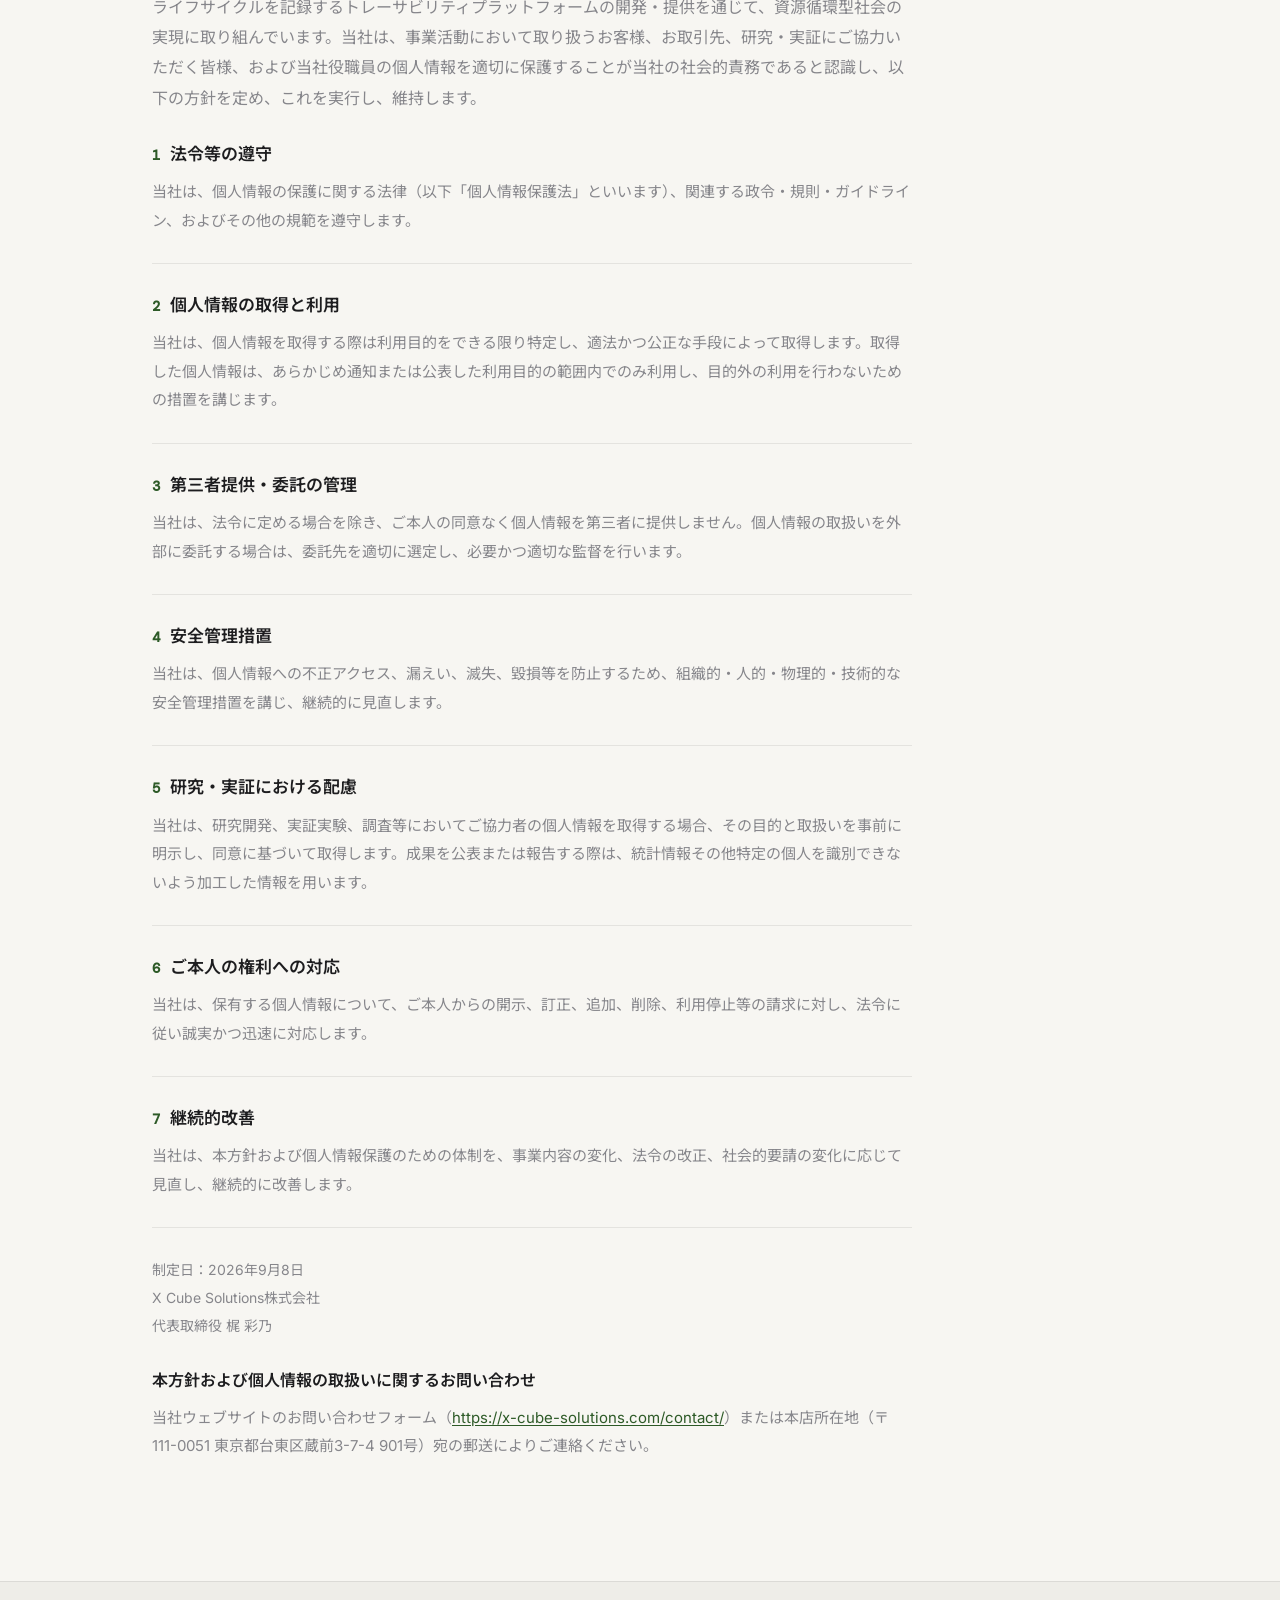
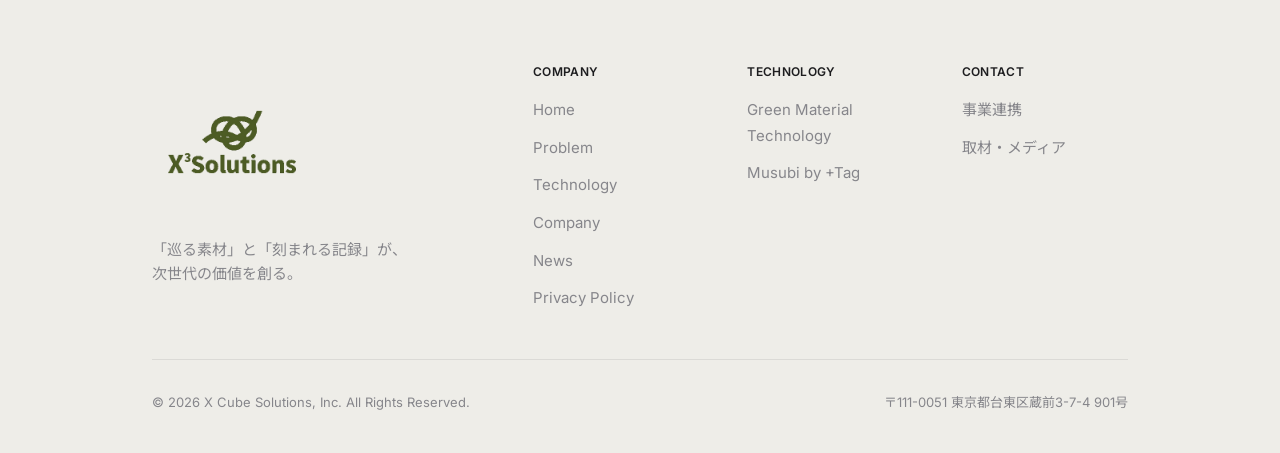
<file: privacy/index.html>
<!DOCTYPE html>
<html lang="ja">
<head>
<meta charset="UTF-8">
<meta name="viewport" content="width=device-width, initial-scale=1.0">
<title>プライバシーポリシー — X Cube Solutions</title>
<meta name="description" content="X Cube Solutions株式会社のプライバシーポリシー（個人情報の取扱いについて）および個人情報保護方針。">
<link rel="preconnect" href="https://fonts.googleapis.com">
<link href="https://fonts.googleapis.com/css2?family=Inter:wght@300;400;500;600;700&family=Noto+Sans+JP:wght@300;400;500;700&family=DM+Mono:wght@400;500&display=swap" rel="stylesheet">
<link rel="stylesheet" href="../style.css">
<style>
.legal{max-width:760px;}
.legal-block{margin-top:56px;}
.legal-block + .legal-block{margin-top:80px;padding-top:80px;border-top:1px solid var(--c-border);}
.legal-block > h2{font-size:clamp(21px,2.4vw,26px);font-weight:600;letter-spacing:-0.01em;line-height:1.4;margin-bottom:20px;}
.legal-lead{font-size:16px;line-height:1.9;color:var(--c-ink-mid);}
.legal-lead + .legal-lead{margin-top:12px;}
.legal-item{padding:28px 0;border-bottom:1px solid var(--c-border);}
.legal-item h3{font-size:17px;font-weight:600;margin-bottom:10px;color:var(--c-ink);display:flex;gap:10px;align-items:baseline;}
.legal-item h3 .n{font-family:var(--f-mono);font-size:14px;color:var(--c-moss);flex-shrink:0;}
.legal-item p{font-size:15px;line-height:1.9;color:var(--c-ink-mid);}
.legal-item p + p{margin-top:12px;}
.legal-item ul{list-style:none;margin:12px 0 0;padding:0;}
.legal-item li{position:relative;padding-left:18px;font-size:15px;line-height:1.9;color:var(--c-ink-mid);}
.legal-item li + li{margin-top:8px;}
.legal-item li::before{content:"";position:absolute;left:2px;top:13px;width:5px;height:5px;border-radius:50%;background:var(--c-moss-muted);}
.legal-item li strong,.legal-item p strong{color:var(--c-ink);font-weight:600;}
.legal a{color:var(--c-moss);text-decoration:underline;text-underline-offset:2px;word-break:break-all;}
.legal-table-wrap{overflow-x:auto;margin-top:16px;}
.legal-table{width:100%;border-collapse:collapse;font-size:15px;min-width:520px;}
.legal-table th,.legal-table td{border:1px solid var(--c-border);padding:12px 16px;text-align:left;vertical-align:top;line-height:1.7;}
.legal-table thead th{background:var(--c-bg-secondary);font-weight:600;color:var(--c-ink);}
.legal-table tbody th{background:var(--c-bg-secondary);font-weight:600;color:var(--c-ink);white-space:nowrap;width:170px;}
.legal-table td{color:var(--c-ink-mid);}
.legal-meta{margin-top:28px;font-size:14px;line-height:2;color:var(--c-ink-mid);}
.legal-contact{padding:28px 0 0;}
.legal-contact h3{font-size:16px;font-weight:600;margin-bottom:10px;color:var(--c-ink);}
.legal-contact p{font-size:15px;line-height:1.9;color:var(--c-ink-mid);}
@media(max-width:768px){
  .legal-block{margin-top:40px;}
  .legal-block + .legal-block{margin-top:56px;padding-top:56px;}
  .legal-item{padding:22px 0;}
  .legal-table{min-width:420px;}
  .legal-table tbody th{width:auto;}
}
</style>
</head>
<body>
<nav class="nav glass"><div class="nav-inner"><a href="../" class="nav-logo"><img src="../images/logo.png" alt="X Cube Solutions"></a><ul class="nav-links"><li><a href="../">Home</a></li><li><a href="../problem/">Problem</a></li><li><a href="../technology/">Technology</a></li><li><a href="../company/">Company</a></li><li><a href="../news/">News</a></li><li><a href="../contact/">Contact</a></li></ul><a href="../contact/" class="nav-cta">お問い合わせ</a></div></nav>
<div class="section">
    <div class="container">
      <div class="eyebrow fade-up">Privacy Policy</div>
      <h1 class="headline fade-up">プライバシーポリシー</h1>
      <div class="legal">
        <div class="legal-block">
          <h2>プライバシーポリシー（個人情報の取扱いについて）</h2>
          <p class="legal-lead">X Cube Solutions株式会社（以下「当社」といいます）は、「個人情報保護方針」に基づき、当社が取得する個人情報を以下のとおり取り扱います。</p><div class="legal-item"><h3><span class="n">1</span>事業者の名称・住所・代表者</h3><ul><li>名称：X Cube Solutions株式会社</li><li>住所：〒111-0051 東京都台東区蔵前3-7-4 901号</li><li>代表者：代表取締役 梶 彩乃</li></ul></div><div class="legal-item"><h3><span class="n">2</span>個人情報保護管理者</h3><p>当社は、個人情報の取扱いに関する責任者として、代表取締役を個人情報保護管理者に定めています。</p></div><div class="legal-item"><h3><span class="n">3</span>取得する個人情報</h3><p>当社は、以下の個人情報を取得することがあります。</p><ul><li><strong>お問い合わせ</strong>：氏名、会社名・組織名、メールアドレス、お問い合わせの種類・内容</li><li><strong>お取引・協業</strong>：氏名、所属、役職、連絡先、契約・商談に関する情報</li><li><strong>研究・実証・調査へのご協力</strong>：氏名、連絡先、所属または属性、ご協力の内容に関する情報（個別の調査を実施する際は、取得項目と取扱いを別途明示します）</li><li><strong>採用</strong>：氏名、連絡先、経歴、応募書類に記載された情報</li><li><strong>ウェブサイトの利用</strong>：当社ウェブサイトは GitHub, Inc.（米国）のホスティングサービス上で提供されており、同社がセキュリティ目的で訪問者の IP アドレス等を記録します。当社はこれらの記録を取得・利用しません。</li></ul><p>当社は、法令で定める要配慮個人情報（人種、信条、社会的身分、病歴、犯罪の経歴等）を、法令で認められる場合を除き、ご本人の同意なく取得しません。</p></div><div class="legal-item"><h3><span class="n">4</span>利用目的</h3><p>当社は、取得した個人情報を以下の目的で利用します。</p><div class="legal-table-wrap"><table class="legal-table"><thead><tr><th>区分</th><th>利用目的</th></tr></thead><tbody><tr><th scope="row">お問い合わせ</th><td>お問い合わせへの回答、資料送付、関連するご連絡</td></tr><tr><th scope="row">お取引・協業</th><td>契約の締結・履行、商談・協業の推進、請求・支払、連絡</td></tr><tr><th scope="row">研究・実証・調査</th><td>ご協力のご依頼・連絡、調査の実施と結果の分析、成果の取りまとめ（統計情報その他特定の個人を識別できないよう加工した情報による報告・公表を含む）、当社の技術・サービスの改善</td></tr><tr><th scope="row">採用</th><td>選考、連絡、入社手続き</td></tr><tr><th scope="row">共通</th><td>法令に基づく対応、当社の権利の行使・防御</td></tr></tbody></table></div><p>利用目的を変更する場合は、変更前の利用目的と関連性を有すると合理的に認められる範囲で行い、変更後の利用目的を本ページで公表します。</p></div><div class="legal-item"><h3><span class="n">5</span>第三者への提供</h3><p>当社は、次の場合を除き、ご本人の同意なく個人情報を第三者に提供しません。</p><ul><li>法令に基づく場合</li><li>人の生命、身体または財産の保護のために必要で、ご本人の同意を得ることが困難な場合</li><li>公衆衛生の向上または児童の健全な育成の推進のために特に必要で、ご本人の同意を得ることが困難な場合</li><li>国の機関、地方公共団体またはその委託を受けた者が法令の定める事務を遂行することに協力する必要があり、ご本人の同意を得ることにより当該事務の遂行に支障を及ぼすおそれがある場合</li></ul><p>研究・実証・調査の成果を共同研究先、行政機関その他の関係者に報告または公表する際は、統計情報その他特定の個人を識別できないよう加工した情報を用い、特定の個人を識別できる情報は、ご本人の同意がある場合を除き提供しません。</p></div><div class="legal-item"><h3><span class="n">6</span>委託</h3><p>当社は、利用目的の達成に必要な範囲で、個人情報の取扱いの全部または一部を外部に委託することがあります。この場合、当社は委託先を適切に選定し、契約により個人情報の適切な取扱いを義務づけるとともに、必要かつ適切な監督を行います。</p></div><div class="legal-item"><h3><span class="n">7</span>外国にある事業者への委託（お問い合わせフォーム）</h3><p>第6項の委託先のうち、次の事業者は外国（米国）に所在するため、個人情報保護法第28条に基づき次の情報を提供します。</p><p>当社ウェブサイトのお問い合わせフォームは、フォーム送信サービス「Formspree」（Formspree, Inc.・米国）を利用しています。フォームにご入力いただいた情報は、送信処理のため同社が利用する米国内のクラウドサーバー（Amazon Web Services）に送信・保管されます。フォームを送信いただくことにより、この取扱いにご同意いただいたものとします。</p><ul><li><strong>移転先の国</strong>：アメリカ合衆国</li><li><strong>当該国の個人情報保護制度</strong>：連邦レベルで民間部門を包括的に規律する個人情報保護法はなく、分野別の連邦法および州法により規律されています。制度の概要は個人情報保護委員会が公表する「外国における個人情報の保護に関する制度等の調査」（<a href="https://www.ppc.go.jp/personalinfo/legal/kaiseihogohou/#gaikoku" target="_blank" rel="noopener">https://www.ppc.go.jp/personalinfo/legal/kaiseihogohou/#gaikoku</a>）をご参照ください。</li><li><strong>移転先が講ずる措置</strong>：同社は、自社のプライバシーポリシーに従い、受け取ったデータをフォーム送信処理の目的に限って取り扱い、SOC 2 Type 2 の第三者監査を受けた技術的・組織的な安全管理措置を講じています。</li></ul><p>フォームを利用せずにご連絡を希望される場合は、第1項の住所宛に郵送にてご連絡ください。</p></div><div class="legal-item"><h3><span class="n">8</span>安全管理措置</h3><p>当社は、取り扱う個人情報の漏えい、滅失、毀損の防止その他の安全管理のため、次の措置を講じています。</p><ul><li><strong>基本方針の策定</strong>：個人情報保護方針を策定し、公表しています。</li><li><strong>規律の整備</strong>：個人情報の取得、利用、保存、提供、削除の各段階における取扱方法と責任者を定めています。</li><li><strong>組織的安全管理措置</strong>：個人情報保護管理者を置き、取扱状況の把握と、漏えい等の事案が発生した場合の報告連絡体制を整備しています。</li><li><strong>人的安全管理措置</strong>：役職員に対し、個人情報の適正な取扱いについて周知・教育を行い、秘密保持を義務づけています。</li><li><strong>物理的安全管理措置</strong>：個人情報を取り扱う機器・書類の持ち出しを制限し、盗難・紛失を防止する措置を講じています。</li><li><strong>技術的安全管理措置</strong>：アクセス権限の管理、パスワード等による認証、機器・ソフトウェアの更新により、不正アクセス等を防止しています。</li><li><strong>外的環境の把握</strong>：外国において個人情報を取り扱う場合（第7項の米国におけるフォーム送信処理、および第3項5号の米国におけるウェブサイトのホスティング）は、当該国の制度を把握した上で安全管理措置を講じています。</li></ul></div><div class="legal-item"><h3><span class="n">9</span>Cookie等の利用</h3><p>当社ウェブサイトは、現時点でアクセス解析ツールおよび広告配信目的の Cookie を使用していません。なお、ウェブフォントの表示のため、閲覧時に Google LLC のサーバー（Google Fonts）へ接続します。将来アクセス解析ツール等を導入する場合は、本ポリシーを改定し、利用目的と無効化の方法をお知らせします。</p></div><div class="legal-item"><h3><span class="n">10</span>保有個人データの開示等の請求</h3><p>ご本人（またはその代理人）は、当社が保有する個人データについて、利用目的の通知、開示、内容の訂正・追加・削除、利用の停止・消去、第三者提供の停止、および第三者提供記録の開示を請求することができます。</p><ul><li><strong>請求方法</strong>：当社ウェブサイトのお問い合わせフォーム（<a href="../contact/">https://x-cube-solutions.com/contact/</a>）または第1項の住所宛の郵送により、請求の内容をご連絡ください。当社から本人確認の方法と手続きをご案内します。</li><li><strong>本人確認</strong>：ご本人であることを確認できる書類の提示をお願いすることがあります。代理人による請求の場合は、委任状等の確認を行います。</li><li><strong>手数料</strong>：利用目的の通知および開示の請求について、手数料はいただきません。</li><li><strong>回答</strong>：請求を受け付けた後、遅滞なく、ご本人が請求された方法（電磁的記録の提供または書面の交付）により回答します。当該方法による開示が困難な場合は、書面の交付により回答します。法令の定めにより開示等に応じられない場合は、その理由をお知らせします。</li></ul></div><div class="legal-item"><h3><span class="n">11</span>苦情・ご相談の窓口</h3><p>個人情報の取扱いに関する苦情・ご相談は、当社ウェブサイトのお問い合わせフォーム（<a href="../contact/">https://x-cube-solutions.com/contact/</a>）または第1項の住所宛の郵送によりご連絡ください。当社は認定個人情報保護団体には加入していません。</p></div><div class="legal-item"><h3><span class="n">12</span>本ポリシーの改定</h3><p>当社は、法令の改正、事業内容の変更等に応じて本ポリシーを改定することがあります。改定後の内容は、本ページに掲載した時点から効力を生じます。重要な変更がある場合は、ウェブサイト上で分かりやすくお知らせします。</p></div><div class="legal-meta">制定日：2026年9月8日<br>最終改定日：—<br>X Cube Solutions株式会社<br>代表取締役 梶 彩乃</div>
        </div>
        <div class="legal-block">
          <h2>個人情報保護方針</h2>
          <p class="legal-lead">X Cube Solutions株式会社（以下「当社」といいます）は、混紡繊維の分離・再資源化技術と、衣料品のライフサイクルを記録するトレーサビリティプラットフォームの開発・提供を通じて、資源循環型社会の実現に取り組んでいます。当社は、事業活動において取り扱うお客様、お取引先、研究・実証にご協力いただく皆様、および当社役職員の個人情報を適切に保護することが当社の社会的責務であると認識し、以下の方針を定め、これを実行し、維持します。</p><div class="legal-item"><h3><span class="n">1</span>法令等の遵守</h3><p>当社は、個人情報の保護に関する法律（以下「個人情報保護法」といいます）、関連する政令・規則・ガイドライン、およびその他の規範を遵守します。</p></div><div class="legal-item"><h3><span class="n">2</span>個人情報の取得と利用</h3><p>当社は、個人情報を取得する際は利用目的をできる限り特定し、適法かつ公正な手段によって取得します。取得した個人情報は、あらかじめ通知または公表した利用目的の範囲内でのみ利用し、目的外の利用を行わないための措置を講じます。</p></div><div class="legal-item"><h3><span class="n">3</span>第三者提供・委託の管理</h3><p>当社は、法令に定める場合を除き、ご本人の同意なく個人情報を第三者に提供しません。個人情報の取扱いを外部に委託する場合は、委託先を適切に選定し、必要かつ適切な監督を行います。</p></div><div class="legal-item"><h3><span class="n">4</span>安全管理措置</h3><p>当社は、個人情報への不正アクセス、漏えい、滅失、毀損等を防止するため、組織的・人的・物理的・技術的な安全管理措置を講じ、継続的に見直します。</p></div><div class="legal-item"><h3><span class="n">5</span>研究・実証における配慮</h3><p>当社は、研究開発、実証実験、調査等においてご協力者の個人情報を取得する場合、その目的と取扱いを事前に明示し、同意に基づいて取得します。成果を公表または報告する際は、統計情報その他特定の個人を識別できないよう加工した情報を用います。</p></div><div class="legal-item"><h3><span class="n">6</span>ご本人の権利への対応</h3><p>当社は、保有する個人情報について、ご本人からの開示、訂正、追加、削除、利用停止等の請求に対し、法令に従い誠実かつ迅速に対応します。</p></div><div class="legal-item"><h3><span class="n">7</span>継続的改善</h3><p>当社は、本方針および個人情報保護のための体制を、事業内容の変化、法令の改正、社会的要請の変化に応じて見直し、継続的に改善します。</p></div><div class="legal-meta">制定日：2026年9月8日<br>X Cube Solutions株式会社<br>代表取締役 梶 彩乃</div><div class="legal-contact"><h3>本方針および個人情報の取扱いに関するお問い合わせ</h3><p>当社ウェブサイトのお問い合わせフォーム（<a href="../contact/">https://x-cube-solutions.com/contact/</a>）または本店所在地（〒111-0051 東京都台東区蔵前3-7-4 901号）宛の郵送によりご連絡ください。</p></div>
        </div>
      </div>
    </div>
  </div>
<footer class="footer"><div class="container"><div class="footer-top"><div class="footer-brand"><img src="../images/logo.png" alt="X Cube Solutions" style="height:160px;width:auto;object-fit:contain;margin-bottom:16px;"><p>「巡る素材」と「刻まれる記録」が、<br>次世代の価値を創る。</p></div><div class="footer-col"><h4>Company</h4><ul><li><a href="../">Home</a></li><li><a href="../problem/">Problem</a></li><li><a href="../technology/">Technology</a></li><li><a href="../company/">Company</a></li><li><a href="../news/">News</a></li><li><a href="../privacy/">Privacy Policy</a></li></ul></div><div class="footer-col"><h4>Technology</h4><ul><li><a href="../technology/">Green Material Technology</a></li><li><a href="../technology/">Musubi by +Tag</a></li></ul></div><div class="footer-col"><h4>Contact</h4><ul><li><a href="../contact/">事業連携</a></li><li><a href="../contact/">取材・メディア</a></li></ul></div></div><div class="footer-bottom"><span>© 2026 X Cube Solutions, Inc. All Rights Reserved.</span><span>〒111-0051 東京都台東区蔵前3-7-4 901号</span></div></div></footer>
<script src="../main.js"></script>
</body>
</html>
</file>
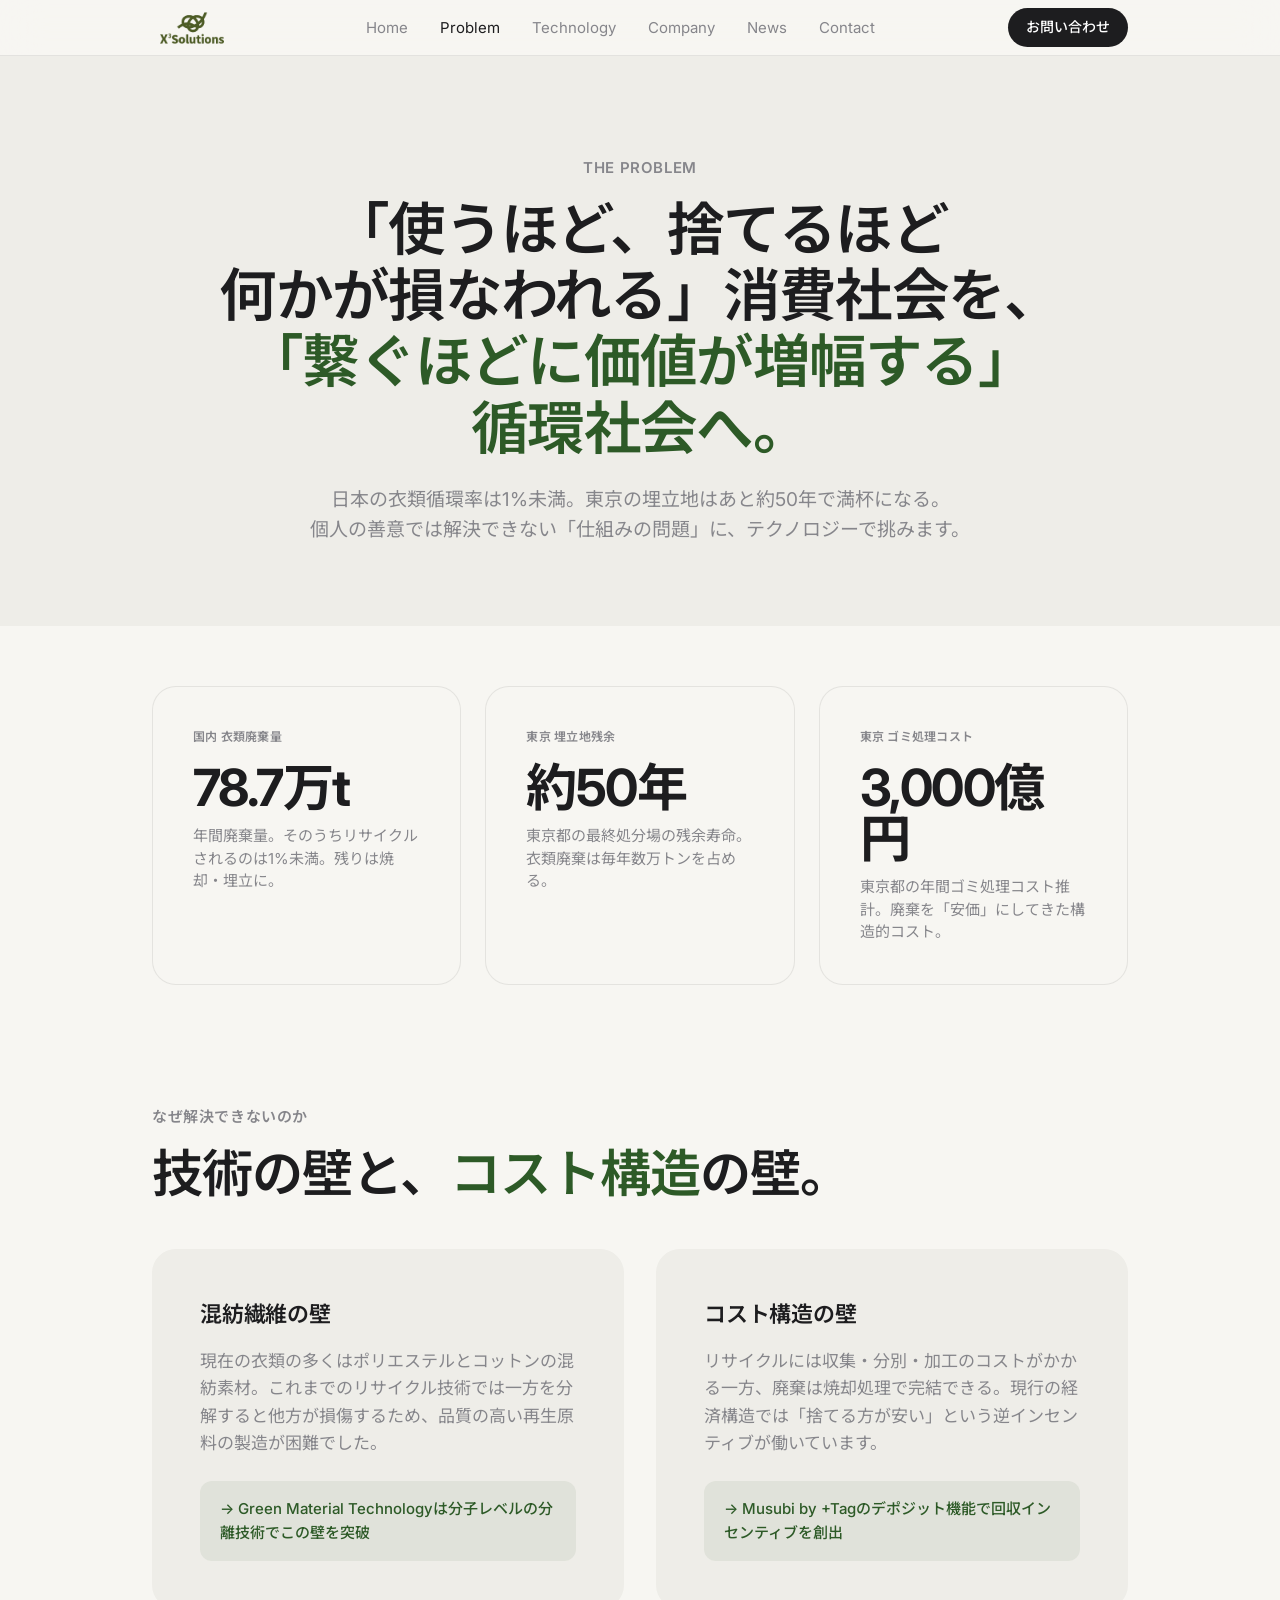
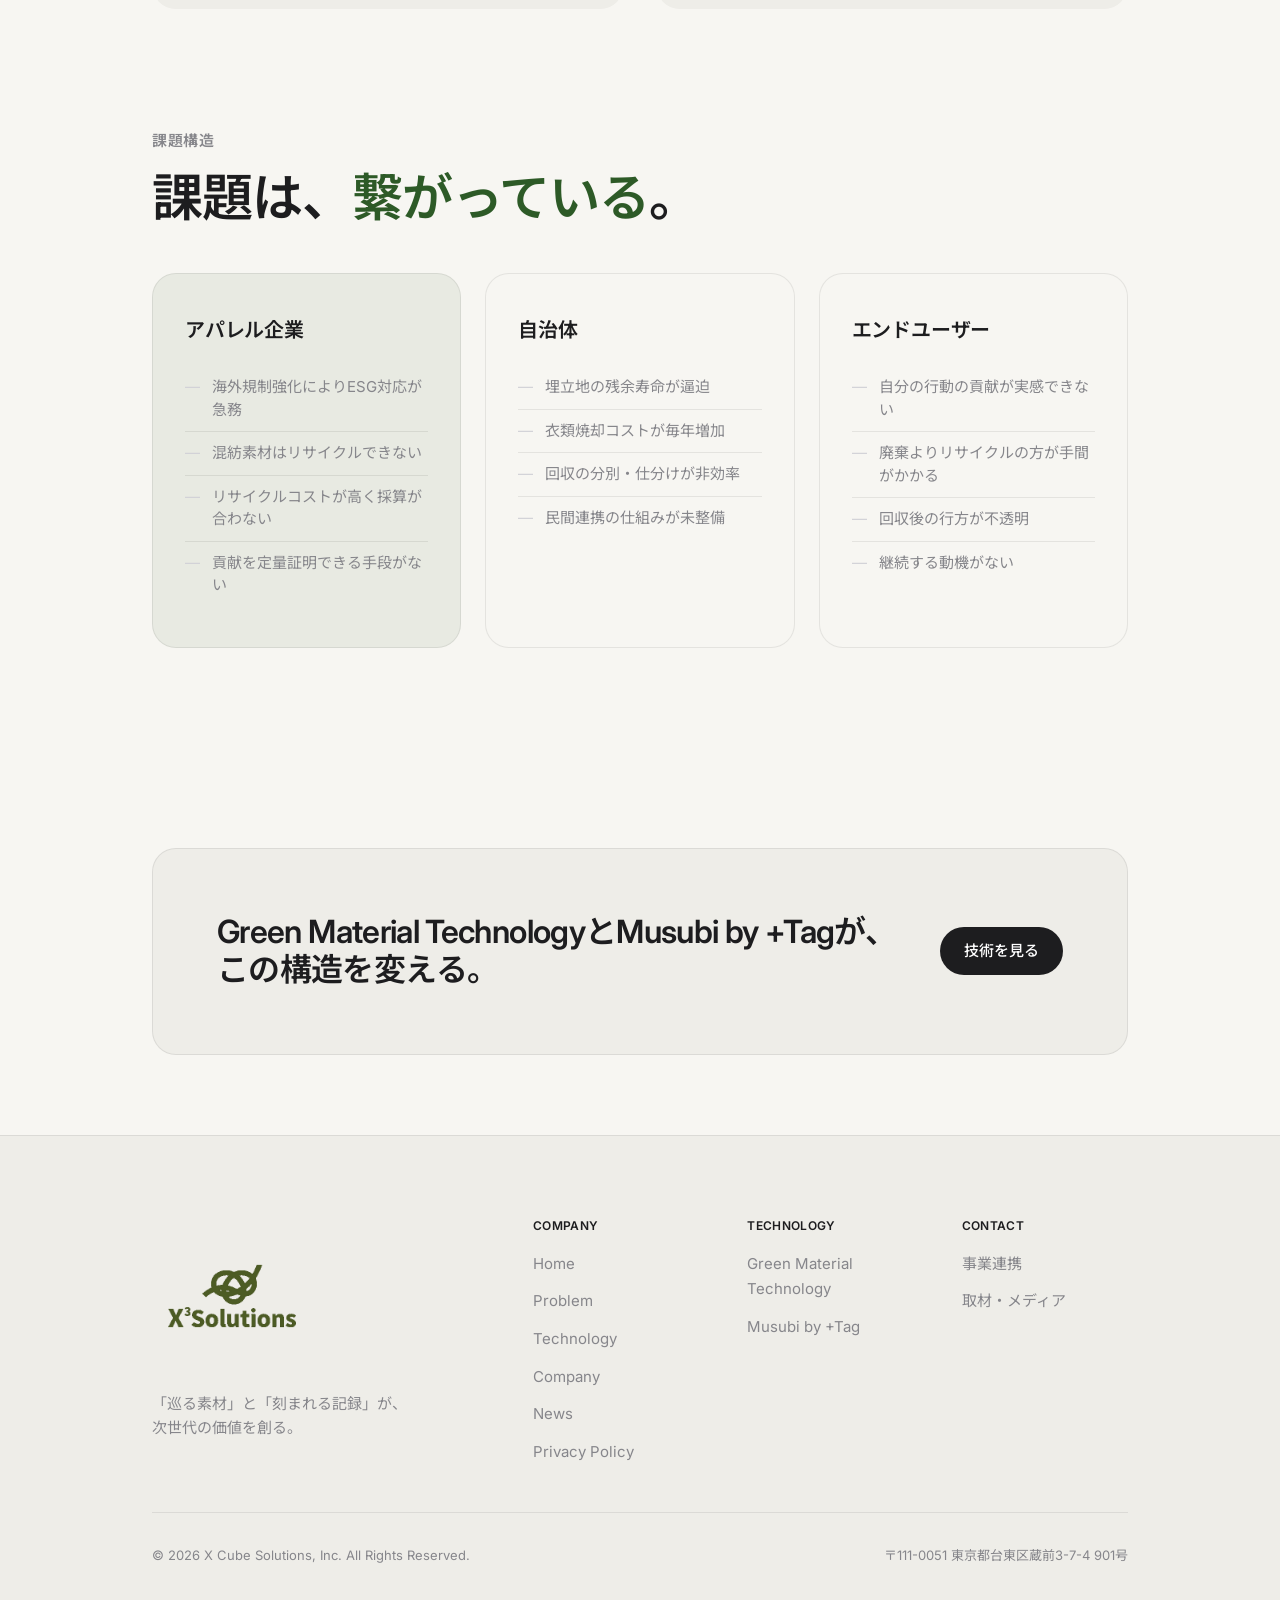
<file: problem/index.html>
<!DOCTYPE html>
<html lang="ja">
<head>
<meta charset="UTF-8">
<meta name="viewport" content="width=device-width, initial-scale=1.0">
<title>Problem — X Cube Solutions</title>
<meta name="description" content="国内衣類循環率1%未満。廃棄が最も安価な社会構造に挑みます。">
<link rel="preconnect" href="https://fonts.googleapis.com">
<link href="https://fonts.googleapis.com/css2?family=Inter:wght@300;400;500;600;700&family=Noto+Sans+JP:wght@300;400;500;700&family=DM+Mono:wght@400;500&display=swap" rel="stylesheet">
<link rel="stylesheet" href="../style.css">
</head>
<body>
<nav class="nav glass"><div class="nav-inner"><a href="../" class="nav-logo"><img src="../images/logo.png" alt="X Cube Solutions"></a><ul class="nav-links"><li><a href="../">Home</a></li><li><a href="../problem/" class="active">Problem</a></li><li><a href="../technology/">Technology</a></li><li><a href="../company/">Company</a></li><li><a href="../news/">News</a></li><li><a href="../contact/">Contact</a></li></ul><a href="../contact/" class="nav-cta">お問い合わせ</a></div></nav>
<div class="problem-hero">
    <div class="container">
      <div class="eyebrow fade-up">The Problem</div>
      <h1 class="display fade-up" style="max-width:1000px;margin:0 auto;word-break:break-all;overflow-wrap:anywhere;">「使うほど、捨てるほど<br>何かが損なわれる」消費社会を、<br><em>「繋ぐほどに価値が増幅する」<br>循環社会へ。</em></h1>
      <p class="body-lg fade-up delay-1" style="margin:24px auto 0;max-width:680px;">日本の衣類循環率は1%未満。東京の埋立地はあと約50年で満杯になる。<br>個人の善意では解決できない「仕組みの問題」に、テクノロジーで挑みます。</p>
    </div>
  </div>
  <div class="section" style="padding-top:0;">
    <div class="container">
      <div class="problem-grid fade-up">
        <div class="problem-item">
          <div class="problem-tag">国内 衣類廃棄量</div>
          <div class="problem-num">78.7万t</div>
          <div class="problem-desc">年間廃棄量。そのうちリサイクルされるのは1%未満。残りは焼却・埋立に。</div>
        </div>
        <div class="problem-item">
          <div class="problem-tag">東京 埋立地残余</div>
          <div class="problem-num">約50年</div>
          <div class="problem-desc">東京都の最終処分場の残余寿命。衣類廃棄は毎年数万トンを占める。</div>
        </div>
        <div class="problem-item">
          <div class="problem-tag">東京 ゴミ処理コスト</div>
          <div class="problem-num">3,000億円</div>
          <div class="problem-desc">東京都の年間ゴミ処理コスト推計。廃棄を「安価」にしてきた構造的コスト。</div>
        </div>
      </div>
      <div style="margin-top:120px;">
        <div class="eyebrow fade-up">なぜ解決できないのか</div>
        <h2 class="headline fade-up">技術の壁と、<em>コスト構造</em>の壁。</h2>
        <div class="problem-detail-grid">
          <div class="problem-detail-card fade-up delay-1">
            <h3>混紡繊維の壁</h3>
            <p class="body-md">現在の衣類の多くはポリエステルとコットンの混紡素材。これまでのリサイクル技術では一方を分解すると他方が損傷するため、品質の高い再生原料の製造が困難でした。</p>
            <div class="hint-box">→ Green Material Technologyは分子レベルの分離技術でこの壁を突破</div>
          </div>
          <div class="problem-detail-card fade-up delay-2">
            <h3>コスト構造の壁</h3>
            <p class="body-md">リサイクルには収集・分別・加工のコストがかかる一方、廃棄は焼却処理で完結できる。現行の経済構造では「捨てる方が安い」という逆インセンティブが働いています。</p>
            <div class="hint-box">→ Musubi by +Tagのデポジット機能で回収インセンティブを創出</div>
          </div>
        </div>
      </div>
      <div style="margin-top:120px;">
        <div class="eyebrow fade-up">課題構造</div>
        <h2 class="headline fade-up">課題は、<em>繋がっている</em>。</h2>
        <div class="actor-grid">
          <div class="actor-card highlight fade-up delay-1">
            <h3>アパレル企業</h3>
            <ul>
              <li>海外規制強化によりESG対応が急務</li>
              <li>混紡素材はリサイクルできない</li>
              <li>リサイクルコストが高く採算が合わない</li>
              <li>貢献を定量証明できる手段がない</li>
            </ul>
          </div>
          <div class="actor-card fade-up delay-2">
            <h3>自治体</h3>
            <ul>
              <li>埋立地の残余寿命が逼迫</li>
              <li>衣類焼却コストが毎年増加</li>
              <li>回収の分別・仕分けが非効率</li>
              <li>民間連携の仕組みが未整備</li>
            </ul>
          </div>
          <div class="actor-card fade-up delay-3">
            <h3>エンドユーザー</h3>
            <ul>
              <li>自分の行動の貢献が実感できない</li>
              <li>廃棄よりリサイクルの方が手間がかかる</li>
              <li>回収後の行方が不透明</li>
              <li>継続する動機がない</li>
            </ul>
          </div>
        </div>
      </div>
    </div>
  </div>
  <div class="container">
    <div class="cta-banner fade-up">
      <div><h2>Green Material TechnologyとMusubi by +Tagが、この構造を変える。</h2></div>
      <a href="../technology/" class="btn-white">技術を見る</a>
    </div>
  </div>
</div>

<!-- TECHNOLOGY -->
<footer class="footer"><div class="container"><div class="footer-top"><div class="footer-brand"><img src="../images/logo.png" alt="X Cube Solutions" style="height:160px;width:auto;object-fit:contain;margin-bottom:16px;"><p>「巡る素材」と「刻まれる記録」が、<br>次世代の価値を創る。</p></div><div class="footer-col"><h4>Company</h4><ul><li><a href="../">Home</a></li><li><a href="../problem/">Problem</a></li><li><a href="../technology/">Technology</a></li><li><a href="../company/">Company</a></li><li><a href="../news/">News</a></li><li><a href="../privacy/">Privacy Policy</a></li></ul></div><div class="footer-col"><h4>Technology</h4><ul><li><a href="../technology/">Green Material Technology</a></li><li><a href="../technology/">Musubi by +Tag</a></li></ul></div><div class="footer-col"><h4>Contact</h4><ul><li><a href="../contact/">事業連携</a></li><li><a href="../contact/">取材・メディア</a></li></ul></div></div><div class="footer-bottom"><span>© 2026 X Cube Solutions, Inc. All Rights Reserved.</span><span>〒111-0051 東京都台東区蔵前3-7-4 901号</span></div></div></footer>
<script src="../main.js"></script>
</body>
</html>
</file>
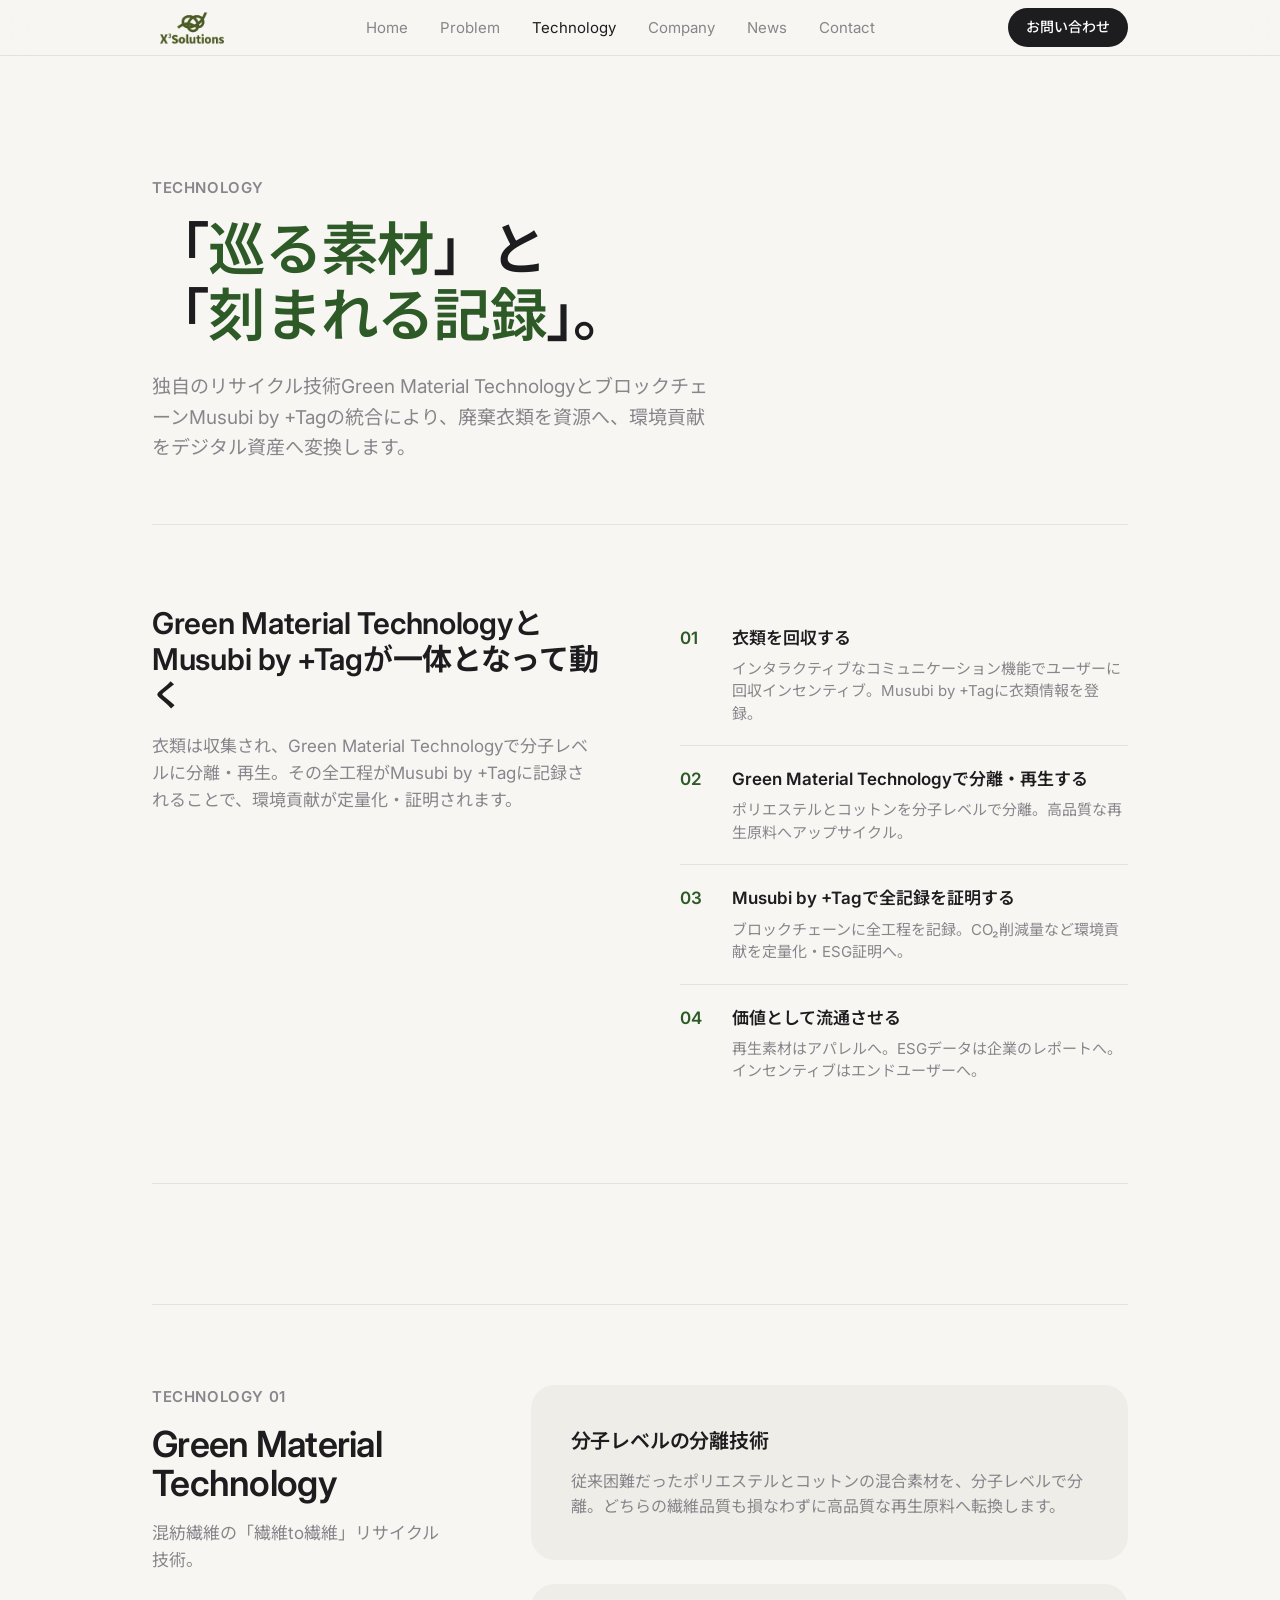
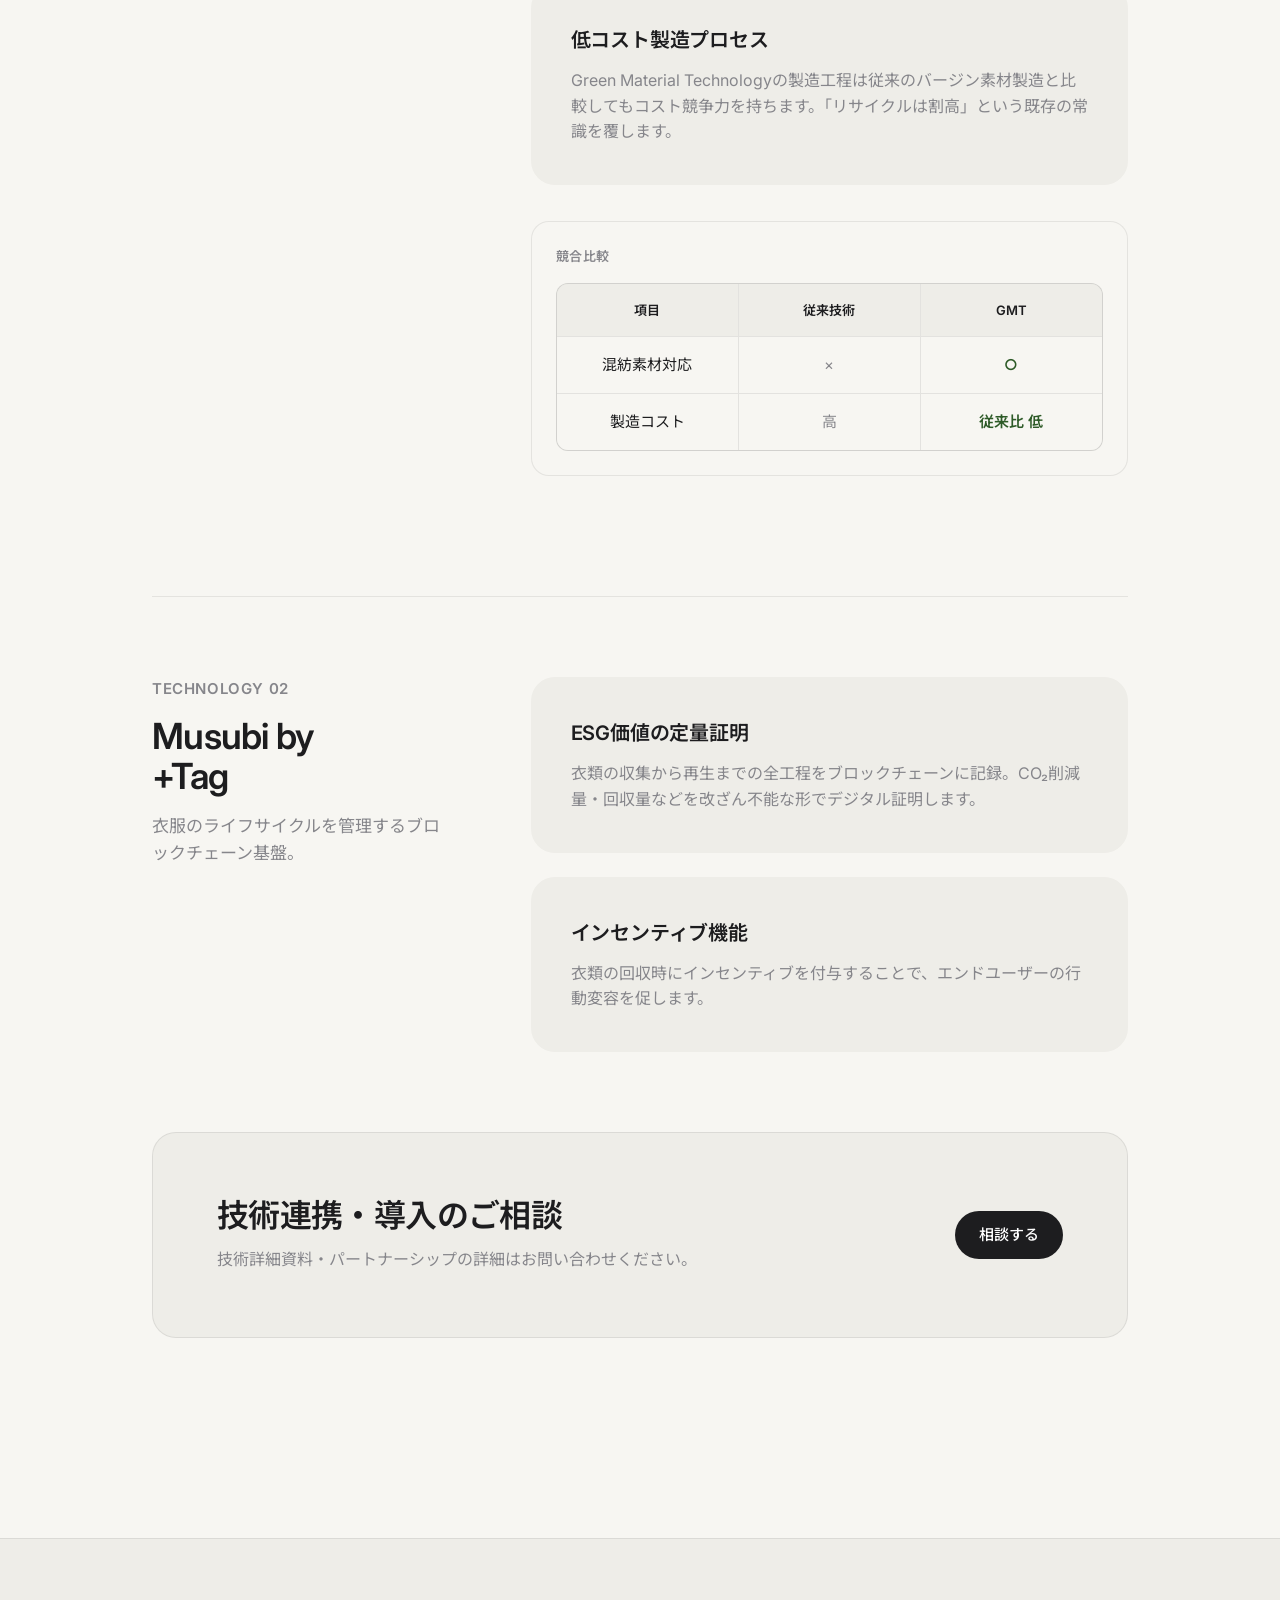
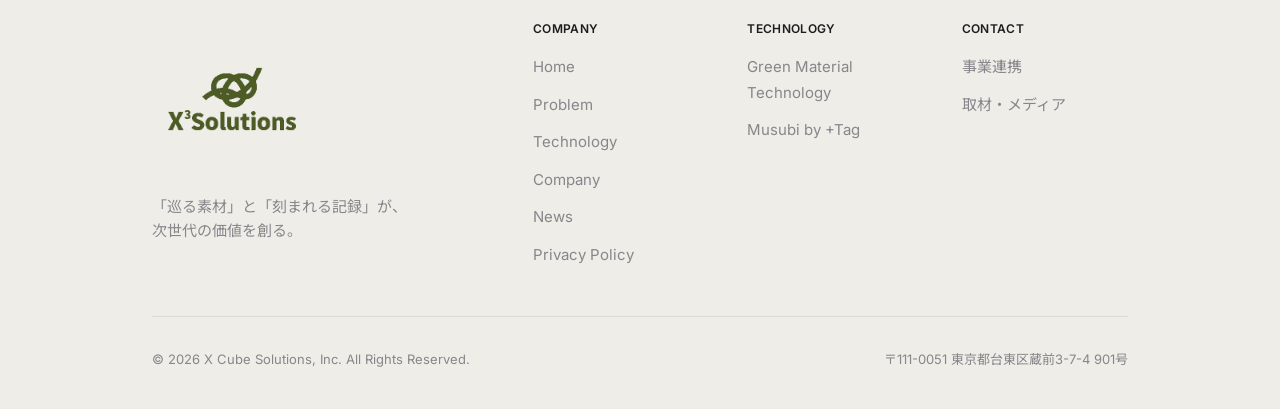
<file: technology/index.html>
<!DOCTYPE html>
<html lang="ja">
<head>
<meta charset="UTF-8">
<meta name="viewport" content="width=device-width, initial-scale=1.0">
<title>Technology — X Cube Solutions</title>
<meta name="description" content="Green Material TechnologyとMusubi by +Tagで衣類廃棄を資源へ変換します。">
<link rel="preconnect" href="https://fonts.googleapis.com">
<link href="https://fonts.googleapis.com/css2?family=Inter:wght@300;400;500;600;700&family=Noto+Sans+JP:wght@300;400;500;700&family=DM+Mono:wght@400;500&display=swap" rel="stylesheet">
<link rel="stylesheet" href="../style.css">
</head>
<body>
<nav class="nav glass"><div class="nav-inner"><a href="../" class="nav-logo"><img src="../images/logo.png" alt="X Cube Solutions"></a><ul class="nav-links"><li><a href="../">Home</a></li><li><a href="../problem/">Problem</a></li><li><a href="../technology/" class="active">Technology</a></li><li><a href="../company/">Company</a></li><li><a href="../news/">News</a></li><li><a href="../contact/">Contact</a></li></ul><a href="../contact/" class="nav-cta">お問い合わせ</a></div></nav>
<div class="section">
    <div class="container">
      <div class="eyebrow fade-up">Technology</div>
      <h1 class="display fade-up" style="max-width:720px;">「<em>巡る素材</em>」と<br>「<em>刻まれる記録</em>」。</h1>
      <p class="body-lg fade-up delay-1" style="max-width:560px;margin-top:24px;">独自のリサイクル技術Green Material TechnologyとブロックチェーンMusubi by +Tagの統合により、廃棄衣類を資源へ、環境貢献をデジタル資産へ変換します。</p>
      <div class="tech-overview">
        <div>
          <h2>Green Material TechnologyとMusubi by +Tagが<strong>一体となって動く</strong></h2>
          <p class="body-md" style="margin-top:16px;">衣類は収集され、Green Material Technologyで分子レベルに分離・再生。その全工程がMusubi by +Tagに記録されることで、環境貢献が定量化・証明されます。</p>
        </div>
        <div class="tech-steps">
          <div class="tech-step">
            <span class="tech-step-num">01</span>
            <div><h4>衣類を回収する</h4><p>インタラクティブなコミュニケーション機能でユーザーに回収インセンティブ。Musubi by +Tagに衣類情報を登録。</p></div>
          </div>
          <div class="tech-step">
            <span class="tech-step-num">02</span>
            <div><h4>Green Material Technologyで分離・再生する</h4><p>ポリエステルとコットンを分子レベルで分離。高品質な再生原料へアップサイクル。</p></div>
          </div>
          <div class="tech-step">
            <span class="tech-step-num">03</span>
            <div><h4>Musubi by +Tagで全記録を証明する</h4><p>ブロックチェーンに全工程を記録。CO₂削減量など環境貢献を定量化・ESG証明へ。</p></div>
          </div>
          <div class="tech-step">
            <span class="tech-step-num">04</span>
            <div><h4>価値として流通させる</h4><p>再生素材はアパレルへ。ESGデータは企業のレポートへ。インセンティブはエンドユーザーへ。</p></div>
          </div>
        </div>
      </div>
      <div class="product-block">
        <div class="product-label-col">
          <div class="eyebrow">Technology 01</div>
          <h2>Green Material<br>Technology</h2>
          <p class="body-md" style="margin-top:16px;">混紡繊維の「繊維to繊維」リサイクル技術。</p>
        </div>
        <div class="feature-list">
          <div class="feature-item"><h4>分子レベルの分離技術</h4><p>従来困難だったポリエステルとコットンの混合素材を、分子レベルで分離。どちらの繊維品質も損なわずに高品質な再生原料へ転換します。</p></div>
          <div class="feature-item"><h4>低コスト製造プロセス</h4><p>Green Material Technologyの製造工程は従来のバージン素材製造と比較してもコスト競争力を持ちます。「リサイクルは割高」という既存の常識を覆します。</p></div>
          <div class="diff-bar">
            <p style="font-size:13px;font-weight:600;color:var(--c-ink-mid);text-transform:uppercase;letter-spacing:0.04em;">競合比較</p>
            <div class="diff-grid">
              <div class="diff-cell header">項目</div><div class="diff-cell header">従来技術</div><div class="diff-cell header">GMT</div>
              <div class="diff-cell">混紡素材対応</div><div class="diff-cell no">×</div><div class="diff-cell us">○</div>
              <div class="diff-cell">製造コスト</div><div class="diff-cell no">高</div><div class="diff-cell us">従来比 低</div>
              
            </div>
          </div>
        </div>
      </div>
      <div class="product-block">
        <div class="product-label-col">
          <div class="eyebrow">Technology 02</div>
          <h2>Musubi by<br>+Tag</h2>
          <p class="body-md" style="margin-top:16px;">衣服のライフサイクルを管理するブロックチェーン基盤。</p>
        </div>
        <div class="feature-list"><div class="feature-item"><h4>ESG価値の定量証明</h4><p>衣類の収集から再生までの全工程をブロックチェーンに記録。CO₂削減量・回収量などを改ざん不能な形でデジタル証明します。</p></div>
          <div class="feature-item"><h4>インセンティブ機能</h4><p>衣類の回収時にインセンティブを付与することで、エンドユーザーの行動変容を促します。</p></div>
          </div>
        </div>
      </div>
  <div class="container">
    <div class="cta-banner fade-up">
      <div><h2>技術連携・導入のご相談</h2><p>技術詳細資料・パートナーシップの詳細はお問い合わせください。</p></div>
      <a href="../contact/" class="btn-white">相談する</a>
    </div>
  </div>
  </div>
</div>

<!-- COMPANY -->
<footer class="footer"><div class="container"><div class="footer-top"><div class="footer-brand"><img src="../images/logo.png" alt="X Cube Solutions" style="height:160px;width:auto;object-fit:contain;margin-bottom:16px;"><p>「巡る素材」と「刻まれる記録」が、<br>次世代の価値を創る。</p></div><div class="footer-col"><h4>Company</h4><ul><li><a href="../">Home</a></li><li><a href="../problem/">Problem</a></li><li><a href="../technology/">Technology</a></li><li><a href="../company/">Company</a></li><li><a href="../news/">News</a></li><li><a href="../privacy/">Privacy Policy</a></li></ul></div><div class="footer-col"><h4>Technology</h4><ul><li><a href="../technology/">Green Material Technology</a></li><li><a href="../technology/">Musubi by +Tag</a></li></ul></div><div class="footer-col"><h4>Contact</h4><ul><li><a href="../contact/">事業連携</a></li><li><a href="../contact/">取材・メディア</a></li></ul></div></div><div class="footer-bottom"><span>© 2026 X Cube Solutions, Inc. All Rights Reserved.</span><span>〒111-0051 東京都台東区蔵前3-7-4 901号</span></div></div></footer>
<script src="../main.js"></script>
</body>
</html>
</file>
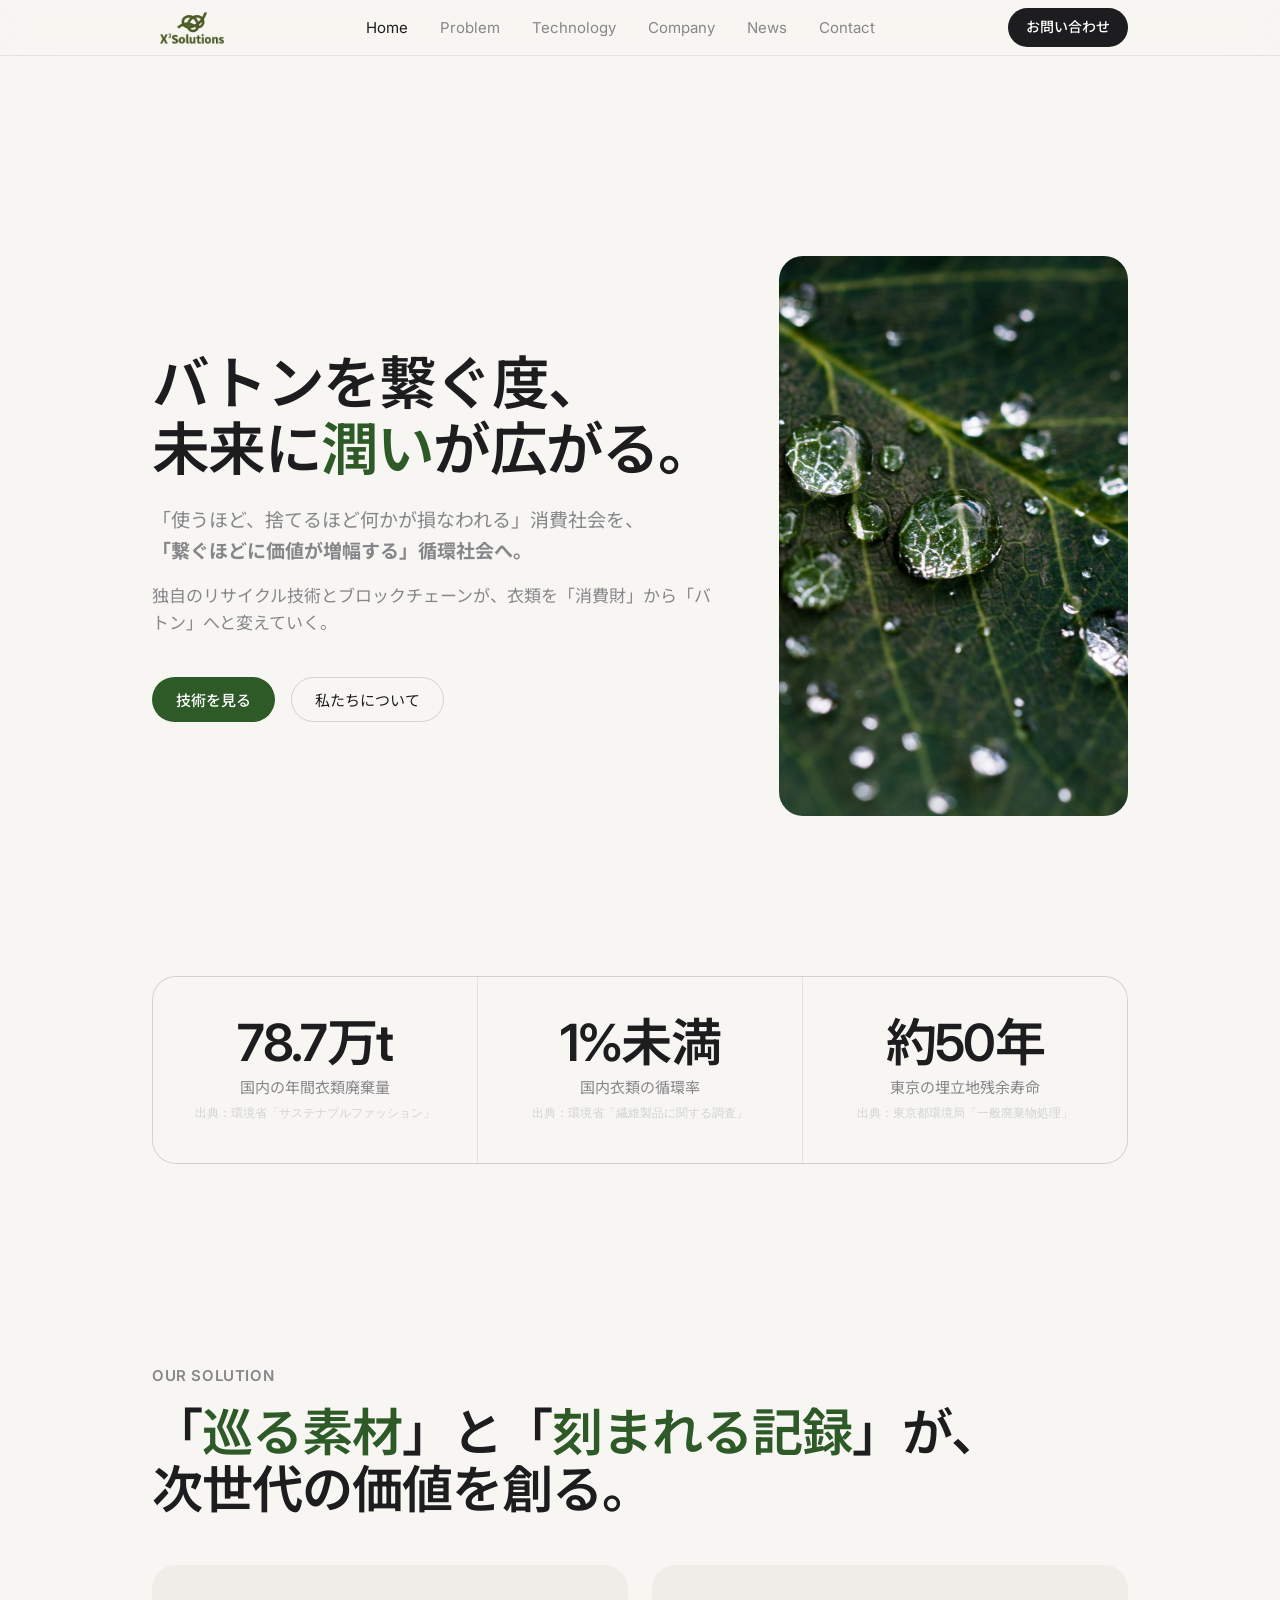
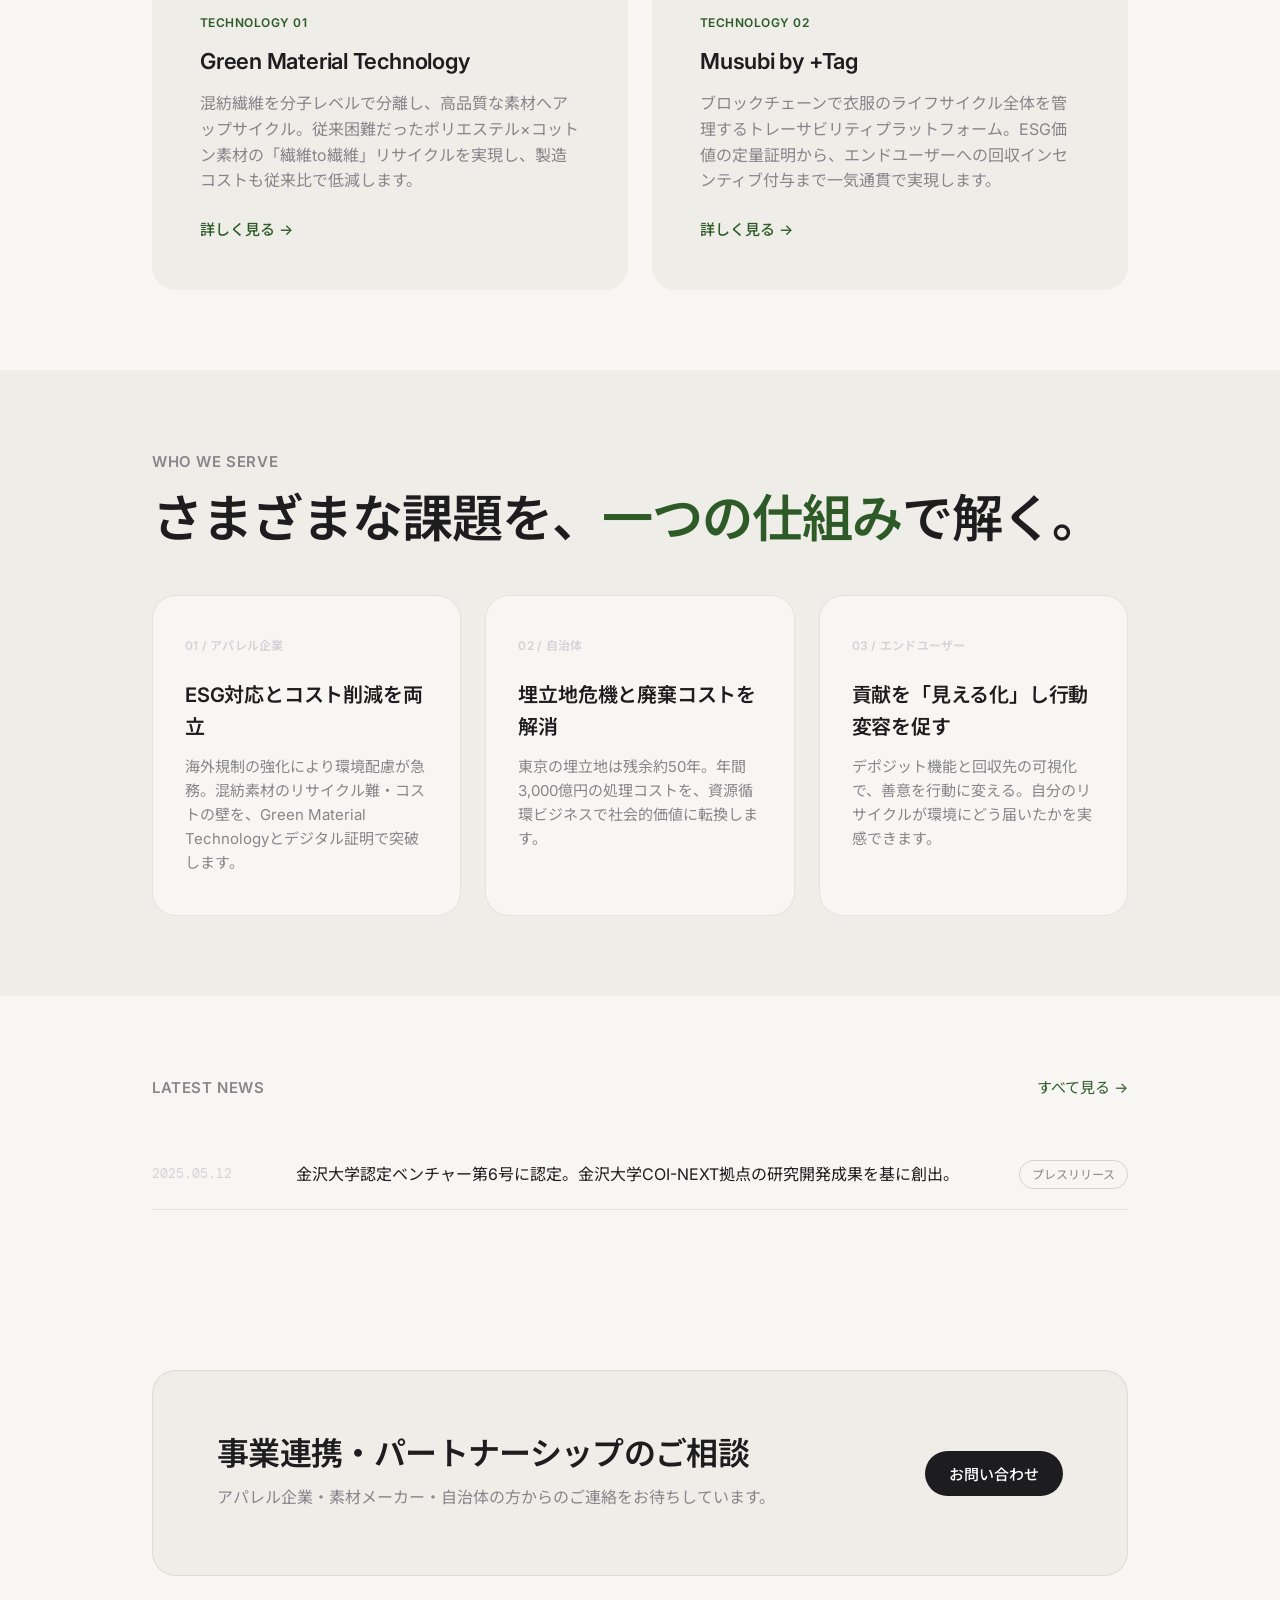
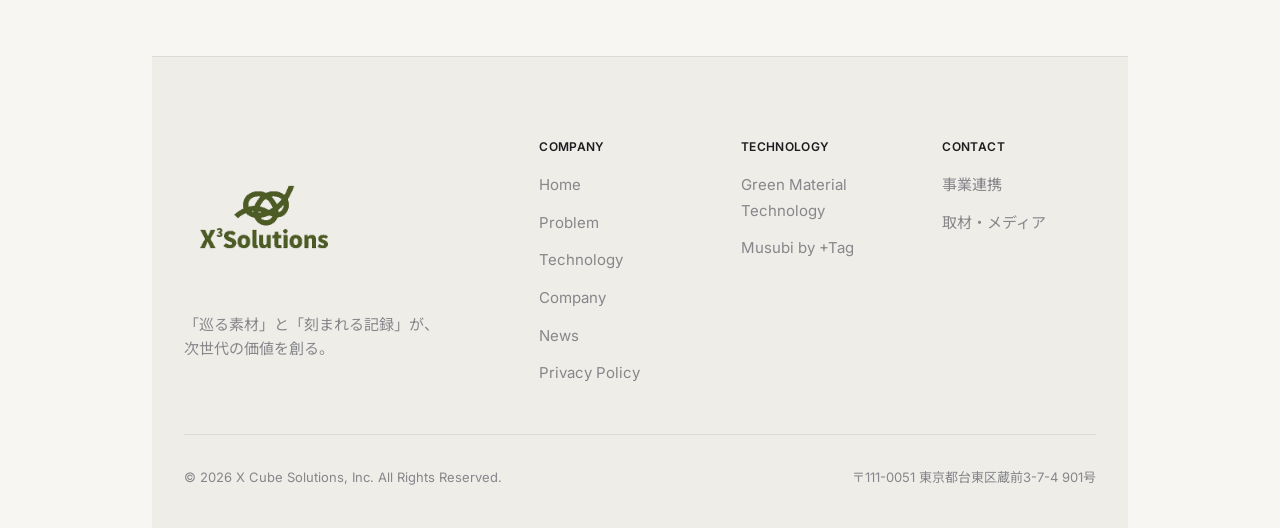
<file: home_index.html>
<!DOCTYPE html>
<html lang="ja">
<head>
<meta charset="UTF-8">
<meta name="viewport" content="width=device-width, initial-scale=1.0">
<title>Home — X Cube Solutions</title>
<meta name="description" content="データ駆動型バイオ素材開発で社会の資源循環を加速します。">
<link rel="preconnect" href="https://fonts.googleapis.com">
<link href="https://fonts.googleapis.com/css2?family=Inter:wght@300;400;500;600;700&family=Noto+Sans+JP:wght@300;400;500;700&family=DM+Mono:wght@400;500&display=swap" rel="stylesheet">
<link rel="stylesheet" href="style.css">
</head>
<body>
<nav class="nav glass"><div class="nav-inner"><a href="./" class="nav-logo"><img src="images/logo.png" alt="X Cube Solutions"></a><ul class="nav-links"><li><a href="./" class="active">Home</a></li><li><a href="problem/">Problem</a></li><li><a href="technology/">Technology</a></li><li><a href="company/">Company</a></li><li><a href="news/">News</a></li><li><a href="contact/">Contact</a></li></ul><a href="contact/" class="nav-cta">お問い合わせ</a></div></nav>
<div class="section">
    <div class="container">
      <div class="hero">
        <div class="hero-content">
          <h1 class="display fade-up">
            <span style="white-space:nowrap;">バトンを繋ぐ度、</span><br>
            <span style="white-space:nowrap;">未来に<em>潤い</em>が広がる。</span>
          </h1>
          <div class="fade-up delay-1" style="margin-top:24px;">
            <p class="body-lg">
              「使うほど、捨てるほど何かが損なわれる」消費社会を、<br>
              <strong>「繋ぐほどに価値が増幅する」循環社会へ。</strong>
            </p>
            <p class="body-md" style="margin-top:16px;">独自のリサイクル技術とブロックチェーンが、衣類を「消費財」から「バトン」へと変えていく。</p>
          </div>
          <div class="hero-actions fade-up delay-2">
            <button href="technology/" class="btn-primary">技術を見る</button>
            <button href="company/" class="btn-outline">私たちについて</button>
          </div>
        </div>
        <div class="hero-visual fade-up delay-1">
          <img src="images/hero_visual.jpg" alt="X Cube Solutions Vision">
        </div>
      </div>

      <div class="stat-strip fade-up">
        <div class="stat-strip-item">
          <div class="stat-num">78.7万t</div>
          <div class="stat-label">国内の年間衣類廃棄量</div>
          <div class="stat-cite">出典：環境省「サステナブルファッション」</div>
        </div>
        <div class="stat-strip-item">
          <div class="stat-num">1%未満</div>
          <div class="stat-label">国内衣類の循環率</div>
          <div class="stat-cite">出典：環境省「繊維製品に関する調査」</div>
        </div>
        <div class="stat-strip-item">
          <div class="stat-num">約50年</div>
          <div class="stat-label">東京の埋立地残余寿命</div>
          <div class="stat-cite">出典：東京都環境局「一般廃棄物処理」</div>
        </div>
      </div>
    </div>
  </div>

  <div class="section-sm">
    <div class="container">
      <div class="eyebrow fade-up">Our Solution</div>
      <h2 class="headline fade-up">「<em>巡る素材</em>」と「<em>刻まれる記録</em>」が、<br>次世代の価値を創る。</h2>
      <div class="solution-grid">
        <div class="solution-card fade-up delay-1">
          <div class="solution-card-tag">Technology 01</div>
          <h3>Green Material Technology</h3>
          <p>混紡繊維を分子レベルで分離し、高品質な素材へアップサイクル。従来困難だったポリエステル×コットン素材の「繊維to繊維」リサイクルを実現し、製造コストも従来比で低減します。</p>
          <button href="technology/" class="solution-card-link">詳しく見る →</button>
        </div>
        <div class="solution-card fade-up delay-2">
          <div class="solution-card-tag">Technology 02</div>
          <h3>Musubi by +Tag</h3>
          <p>ブロックチェーンで衣服のライフサイクル全体を管理するトレーサビリティプラットフォーム。ESG価値の定量証明から、エンドユーザーへの回収インセンティブ付与まで一気通貫で実現します。</p>
          <button href="technology/" class="solution-card-link">詳しく見る →</button>
        </div>
      </div>
    </div>
  </div>

  <div class="section-sm" style="background:var(--c-bg-secondary);">
    <div class="container">
      <div class="eyebrow fade-up">Who We Serve</div>
      <h2 class="headline fade-up">さまざまな課題を、<em>一つの仕組み</em>で解く。</h2>
      <div class="serve-grid">
        <div class="serve-card fade-up delay-1">
          <div class="serve-card-num">01 / アパレル企業</div>
          <h3>ESG対応とコスト削減を両立</h3>
          <p>海外規制の強化により環境配慮が急務。混紡素材のリサイクル難・コストの壁を、Green Material Technologyとデジタル証明で突破します。</p>
        </div>
        <div class="serve-card fade-up delay-2">
          <div class="serve-card-num">02 / 自治体</div>
          <h3>埋立地危機と廃棄コストを解消</h3>
          <p>東京の埋立地は残余約50年。年間3,000億円の処理コストを、資源循環ビジネスで社会的価値に転換します。</p>
        </div>
        <div class="serve-card fade-up delay-3">
          <div class="serve-card-num">03 / エンドユーザー</div>
          <h3>貢献を「見える化」し行動変容を促す</h3>
          <p>デポジット機能と回収先の可視化で、善意を行動に変える。自分のリサイクルが環境にどう届いたかを実感できます。</p>
        </div>
      </div>
    </div>
  </div>

  <div class="section-sm">
    <div class="container">
      <div style="display:flex;align-items:center;justify-content:space-between;margin-bottom:8px;">
        <div class="eyebrow" style="margin:0;">Latest News</div>
        <a href="news/" style="font-size:15px;color:var(--c-moss);">すべて見る →</a>
      </div>
      <div class="news-list">
        <div class="news-item">
          <span class="news-date">2025.05.12</span>
          <span class="news-title">金沢大学認定ベンチャー第6号に認定。金沢大学COI-NEXT拠点の研究開発成果を基に創出。</span>
          <span class="news-tag">プレスリリース</span>
        </div>
      </div>
    </div>
  </div>

  <div class="container">
    <div class="cta-banner fade-up">
      <div>
        <h2>事業連携・パートナーシップのご相談</h2>
        <p>アパレル企業・素材メーカー・自治体の方からのご連絡をお待ちしています。</p>
      </div>
      <button href="contact/" class="btn-white">お問い合わせ</button>
    </div>
<footer class="footer"><div class="container"><div class="footer-top"><div class="footer-brand"><img src="images/logo.png" alt="X Cube Solutions" style="height:160px;width:auto;object-fit:contain;margin-bottom:16px;"><p>「巡る素材」と「刻まれる記録」が、<br>次世代の価値を創る。</p></div><div class="footer-col"><h4>Company</h4><ul><li><a href="./">Home</a></li><li><a href="problem/">Problem</a></li><li><a href="technology/">Technology</a></li><li><a href="company/">Company</a></li><li><a href="news/">News</a></li><li><a href="privacy/">Privacy Policy</a></li></ul></div><div class="footer-col"><h4>Technology</h4><ul><li><a href="technology/">Green Material Technology</a></li><li><a href="technology/">Musubi by +Tag</a></li></ul></div><div class="footer-col"><h4>Contact</h4><ul><li><a href="contact/">事業連携</a></li><li><a href="contact/">取材・メディア</a></li></ul></div></div><div class="footer-bottom"><span>© 2026 X Cube Solutions, Inc. All Rights Reserved.</span><span>〒111-0051 東京都台東区蔵前3-7-4 901号</span></div></div></footer>
<script src="main.js"></script>
</body>
</html>
</file>
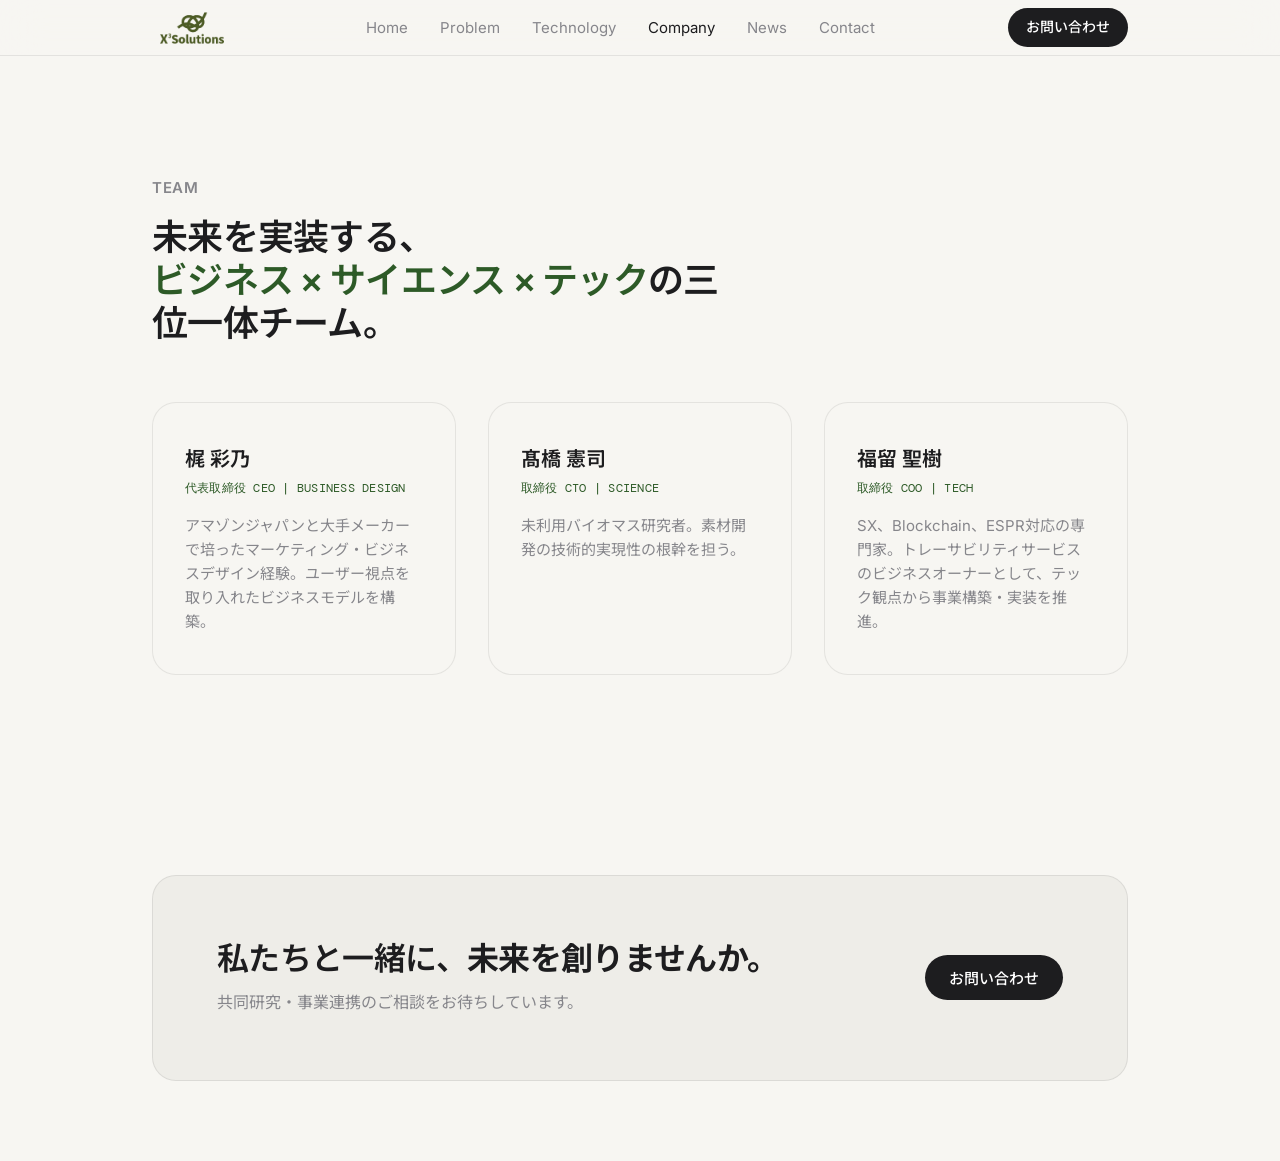
<file: company/company_index.html>
<!DOCTYPE html>
<html lang="ja">
<head>
<meta charset="UTF-8">
<meta name="viewport" content="width=device-width, initial-scale=1.0">
<title>Company — X Cube Solutions</title>
<meta name="description" content="「善意」を世界を動かす原動力へ。東京発の資源循環スタートアップ。">
<link rel="preconnect" href="https://fonts.googleapis.com">
<link href="https://fonts.googleapis.com/css2?family=Inter:wght@300;400;500;600;700&family=Noto+Sans+JP:wght@300;400;500;700&family=DM+Mono:wght@400;500&display=swap" rel="stylesheet">
<link rel="stylesheet" href="../style.css">
</head>
<body>
<nav class="nav glass"><div class="nav-inner"><a href="../" class="nav-logo"><img src="../images/logo.png" alt="X Cube Solutions"></a><ul class="nav-links"><li><a href="../">Home</a></li><li><a href="../problem/">Problem</a></li><li><a href="../technology/">Technology</a></li><li><a href="../company/" class="active">Company</a></li><li><a href="../news/">News</a></li><li><a href="../contact/">Contact</a></li></ul><a href="../contact/" class="nav-cta">お問い合わせ</a></div></nav>
<div class="section">
    <div class="container">
      <div class="team-section" style="margin-top:0;padding-top:0;border-top:none;">
        <div class="eyebrow">Team</div>
        <p class="team-tagline">未来を実装する、<br><em>ビジネス × サイエンス × テック</em>の三位一体チーム。</p>
        <div class="team-grid">
          <div class="team-card">
            <div class="team-name">梶 彩乃</div>
            <div class="team-role">代表取締役 CEO | Business Design</div>
            <p class="team-bio">アマゾンジャパンと大手メーカーで培ったマーケティング・ビジネスデザイン経験。ユーザー視点を取り入れたビジネスモデルを構築。</p>
          </div>
          <div class="team-card">
            <div class="team-name">髙橋 憲司</div>
            <div class="team-role">取締役 CTO | Science</div>
            <p class="team-bio">未利用バイオマス研究者。素材開発の技術的実現性の根幹を担う。</p>
          </div>
          <div class="team-card">
            <div class="team-name">福留 聖樹</div>
            <div class="team-role">取締役 COO | Tech</div>
            <p class="team-bio">SX、Blockchain、ESPR対応の専門家。トレーサビリティサービスのビジネスオーナーとして、テック観点から事業構築・実装を推進。</p>
          </div>
        </div>
      </div>
    </div>
  </div>
  <div class="container">
    <div class="cta-banner fade-up">
      <div><h2>私たちと一緒に、<strong>未来を創りませんか。</strong></h2><p>共同研究・事業連携のご相談をお待ちしています。</p></div>
      <button href="../contact/" class="btn-white">お問い合わせ</button>
    </div>
  </div>
</div>

<!-- HIDDEN: Impact page - 公開時はコメント解除 -->
<div class="page" id="page-impact" style="display:none!important;">
<footer class="footer"><div class="container"><div class="footer-top"><div class="footer-brand"><img src="../images/logo.png" alt="X Cube Solutions" style="height:160px;width:auto;object-fit:contain;margin-bottom:16px;"><p>「巡る素材」と「刻まれる記録」が、<br>次世代の価値を創る。</p></div><div class="footer-col"><h4>Company</h4><ul><li><a href="../">Home</a></li><li><a href="../problem/">Problem</a></li><li><a href="../technology/">Technology</a></li><li><a href="../company/">Company</a></li><li><a href="../news/">News</a></li><li><a href="../privacy/">Privacy Policy</a></li></ul></div><div class="footer-col"><h4>Technology</h4><ul><li><a href="../technology/">Green Material Technology</a></li><li><a href="../technology/">Musubi by +Tag</a></li></ul></div><div class="footer-col"><h4>Contact</h4><ul><li><a href="../contact/">事業連携</a></li><li><a href="../contact/">取材・メディア</a></li></ul></div></div><div class="footer-bottom"><span>© 2026 X Cube Solutions, Inc. All Rights Reserved.</span><span>〒111-0051 東京都台東区蔵前3-7-4 901号</span></div></div></footer>
<script src="../main.js"></script>
</body>
</html>
</file>
<file: style.css>
:root {
  --c-ink: #1d1d1f;
  --c-ink-mid: #86868b;
  --c-ink-light: #d2d2d7;
  --c-bg: #f7f6f2;
  --c-bg-secondary: #eeede8;
  --c-bg-tertiary: #e2e0d9;
  --c-moss: #2d5a27;
  --c-moss-light: #4a8042;
  --c-moss-pale: rgba(45,90,39,0.07);
  --c-moss-muted: #c2d4bc;
  --c-accent: #1a3d17;
  --c-border: rgba(0,0,0,0.08);
  --c-border-strong: rgba(0,0,0,0.14);
  --f-sans: 'Inter','Noto Sans JP',-apple-system,BlinkMacSystemFont,sans-serif;
  --f-mono: 'DM Mono',monospace;
  --nav-h: 56px;
  --max-w: 1040px;
  --section-pad: 120px;
  --radius-sm: 12px; --radius-md: 18px; --radius-lg: 24px;
  --shadow-sm: 0 2px 8px rgba(0,0,0,0.04);
  --shadow-md: 0 8px 24px rgba(0,0,0,0.06);
}
*,*::before,*::after{box-sizing:border-box;margin:0;padding:0;}
html{scroll-behavior:smooth;}
body{font-family:var(--f-sans);background:var(--c-bg);color:var(--c-ink);font-size:16px;line-height:1.6;-webkit-font-smoothing:antialiased;}
a{color:inherit;text-decoration:none;}
img{display:block;max-width:100%;}
button{cursor:pointer;font-family:var(--f-sans);border:none;background:none;}

.glass{background:rgba(247,246,242,0.82);backdrop-filter:saturate(180%) blur(20px);-webkit-backdrop-filter:saturate(180%) blur(20px);}

/* NAV */
.nav{position:sticky;top:0;z-index:100;height:var(--nav-h);border-bottom:1px solid var(--c-border);display:flex;align-items:center;}
.nav-inner{width:100%;max-width:var(--max-w);margin:0 auto;padding:0 32px;display:flex;align-items:center;justify-content:space-between;}
.nav-logo{display:flex;align-items:center;gap:8px;}
.nav-logo img{height:80px;width:auto;object-fit:contain;}
.nav-links{display:flex;align-items:center;gap:32px;list-style:none;}
.nav-links a{font-size:15px;font-weight:400;color:var(--c-ink-mid);transition:color 0.2s;}
.nav-links a:hover,.nav-links a.active{color:var(--c-ink);}
.nav-cta{font-size:14px;font-weight:500;padding:8px 18px;background:var(--c-ink);color:white;border-radius:999px;transition:opacity 0.2s;}
.nav-cta:hover{opacity:0.8;}

/* LAYOUT */
.container{max-width:var(--max-w);margin:0 auto;padding:0 32px;}
.section{padding:var(--section-pad) 0;}
.section-sm{padding:80px 0;}
.divider{border:none;border-top:1px solid var(--c-border);}

/* TYPOGRAPHY */
.eyebrow{font-size:15px;font-weight:600;letter-spacing:0.04em;text-transform:uppercase;color:var(--c-ink-mid);margin-bottom:16px;}
.display{font-size:clamp(40px,4.5vw,64px);font-weight:600;line-height:1.15;letter-spacing:-0.03em;word-break:keep-all;}
.display em{font-style:normal;color:var(--c-moss);}
.headline{font-size:clamp(32px,4vw,52px);font-weight:600;line-height:1.1;letter-spacing:-0.02em;}
.headline em{font-style:normal;color:var(--c-moss);}
.body-lg{font-size:19px;line-height:1.6;color:var(--c-ink-mid);font-weight:400;}
.body-md{font-size:17px;line-height:1.6;color:var(--c-ink-mid);}
.body-sm{font-size:15px;line-height:1.6;color:var(--c-ink-mid);}

/* BUTTONS */
.btn-primary{display:inline-flex;align-items:center;gap:8px;font-size:15px;font-weight:500;padding:12px 24px;background:var(--c-moss);color:white;border-radius:999px;transition:all 0.2s;}
.btn-primary:hover{background:var(--c-accent);transform:scale(1.02);}
.btn-outline{display:inline-flex;align-items:center;gap:8px;font-size:15px;font-weight:400;padding:11px 23px;border:1px solid var(--c-ink-light);color:var(--c-ink);border-radius:999px;transition:all 0.2s;}
.btn-outline:hover{border-color:var(--c-ink);background:var(--c-bg-secondary);}
.btn-white{display:inline-flex;align-items:center;gap:8px;font-size:15px;font-weight:500;padding:12px 24px;background:white;color:var(--c-ink);border-radius:999px;white-space:nowrap;transition:transform 0.2s;}
.btn-white:hover{transform:scale(1.02);}

/* CTA BANNER */
.cta-banner{background:var(--c-bg-secondary);border-radius:var(--radius-lg);padding:64px;display:flex;align-items:center;justify-content:space-between;gap:40px;margin:80px 0;border:1px solid var(--c-border);}
.cta-banner h2{font-size:clamp(22px,3vw,32px);font-weight:600;color:var(--c-ink);line-height:1.2;letter-spacing:-0.02em;}
.cta-banner p{font-size:16px;color:var(--c-ink-mid);margin-top:12px;}
.cta-banner .btn-white{background:var(--c-ink);color:white;}

/* FOOTER */
.footer{background:var(--c-bg-secondary);color:var(--c-ink);padding:80px 0 40px;border-top:1px solid var(--c-border);}
.footer-top{display:grid;grid-template-columns:2fr 1fr 1fr 1fr;gap:48px;padding-bottom:48px;border-bottom:1px solid var(--c-border);}
.footer-brand p{font-size:15px;color:var(--c-ink-mid);line-height:1.6;margin-top:12px;max-width:280px;}
.footer-col h4{font-size:12px;font-weight:600;color:var(--c-ink);margin-bottom:16px;letter-spacing:0.03em;text-transform:uppercase;}
.footer-col ul{list-style:none;display:flex;flex-direction:column;gap:12px;}
.footer-col ul li a{font-size:15px;color:var(--c-ink-mid);transition:color 0.2s;}
.footer-col ul li a:hover{color:var(--c-ink);}
.footer-bottom{margin-top:32px;display:flex;align-items:center;justify-content:space-between;font-size:13px;color:var(--c-ink-mid);}

/* ANIMATIONS */
.fade-up{opacity:0;transform:translateY(24px);transition:opacity 0.8s cubic-bezier(0.16,1,0.3,1),transform 0.8s cubic-bezier(0.16,1,0.3,1);}
.fade-up.visible{opacity:1;transform:translateY(0);}
.delay-1{transition-delay:0.1s;} .delay-2{transition-delay:0.2s;} .delay-3{transition-delay:0.3s;}
 /* removed - nav is sticky not fixed */

/* SITE NAV */
.site-nav{background:var(--c-bg-secondary);border-bottom:1px solid var(--c-border);padding:0 32px;display:flex;overflow-x:auto;}
.site-nav-btn{padding:12px 18px;font-size:14px;font-weight:400;color:var(--c-ink-mid);border:none;background:none;border-bottom:2px solid transparent;margin-bottom:-1px;cursor:pointer;white-space:nowrap;font-family:var(--f-sans);transition:color 0.2s;}
.site-nav-btn.active{color:var(--c-moss);font-weight:600;border-bottom-color:var(--c-moss);}

/* HOME */
.hero{display:grid;grid-template-columns:1fr 1fr;align-items:center;gap:64px;padding:80px 0;}
.hero-visual{width:100%;height:560px;border-radius:var(--radius-lg);overflow:hidden;background:var(--c-bg-secondary);}
.hero-visual img{width:100%;height:100%;object-fit:cover;}
.hero-actions{margin-top:40px;display:flex;align-items:center;gap:16px;flex-wrap:wrap;}

.stat-strip{display:grid;grid-template-columns:repeat(3,1fr);gap:1px;background:var(--c-border);border:1px solid var(--c-border);border-radius:var(--radius-lg);overflow:hidden;margin-top:80px;}
.stat-strip-item{background:var(--c-bg);padding:40px;text-align:center;}
.stat-num{font-size:clamp(36px,4vw,52px);font-weight:600;line-height:1;letter-spacing:-0.03em;color:var(--c-ink);margin-bottom:8px;}
.stat-label{font-size:15px;color:var(--c-ink-mid);}
.stat-cite{font-size:12px;color:var(--c-ink-light);margin-top:4px;font-family:var(--f-mono);}

.solution-grid{display:grid;grid-template-columns:1fr 1fr;gap:24px;margin-top:48px;}
.solution-card{background:var(--c-bg-secondary);padding:48px;border-radius:var(--radius-lg);transition:transform 0.3s,background 0.3s;}
.solution-card:hover{transform:scale(1.01);background:var(--c-bg-tertiary);}
.solution-card-tag{font-size:12px;font-weight:600;color:var(--c-moss);margin-bottom:12px;letter-spacing:0.04em;text-transform:uppercase;}
.solution-card h3{font-size:22px;font-weight:600;letter-spacing:-0.01em;margin-bottom:12px;}
.solution-card p{font-size:16px;color:var(--c-ink-mid);line-height:1.6;}
.solution-card-link{margin-top:24px;font-size:15px;color:var(--c-moss);font-weight:500;display:inline-flex;align-items:center;gap:4px;cursor:pointer;background:none;border:none;font-family:var(--f-sans);text-decoration:none;}

.serve-grid{display:grid;grid-template-columns:repeat(3,1fr);gap:24px;margin-top:48px;}
.serve-card{padding:40px 32px;border:1px solid var(--c-border);border-radius:var(--radius-lg);background:var(--c-bg);}
.serve-card-num{font-size:12px;font-weight:600;color:var(--c-ink-light);margin-bottom:24px;letter-spacing:0.02em;}
.serve-card h3{font-size:20px;font-weight:600;margin-bottom:12px;letter-spacing:-0.01em;}
.serve-card p{font-size:15px;color:var(--c-ink-mid);line-height:1.6;}

.news-list{margin-top:40px;}
.news-item{display:grid;grid-template-columns:120px 1fr auto;gap:24px;align-items:center;padding:20px 0;border-bottom:1px solid var(--c-border);}
.news-date{font-family:var(--f-mono);font-size:13px;color:var(--c-ink-light);}
.news-title{font-size:16px;font-weight:400;}
.news-tag{font-size:12px;padding:4px 12px;border:1px solid var(--c-border-strong);border-radius:999px;color:var(--c-ink-mid);white-space:nowrap;}

/* PROBLEM */
.problem-hero{background:var(--c-bg-secondary);padding:100px 0 80px;text-align:center;}
.problem-grid{display:grid;grid-template-columns:repeat(3,1fr);gap:24px;margin-top:60px;}
.problem-item{padding:40px;background:var(--c-bg);border-radius:var(--radius-lg);border:1px solid var(--c-border);}
.problem-tag{font-size:12px;font-weight:600;color:var(--c-ink-mid);margin-bottom:16px;letter-spacing:0.02em;}
.problem-num{font-size:clamp(36px,4vw,52px);font-weight:700;color:var(--c-ink);line-height:1;letter-spacing:-0.03em;margin-bottom:12px;}
.problem-desc{font-size:15px;color:var(--c-ink-mid);line-height:1.5;}
.problem-detail-grid{display:grid;grid-template-columns:1fr 1fr;gap:32px;margin-top:48px;}
.problem-detail-card{background:var(--c-bg-secondary);border-radius:var(--radius-lg);padding:48px;}
.problem-detail-card h3{font-size:22px;font-weight:600;margin-bottom:16px;letter-spacing:-0.01em;}
.hint-box{margin-top:24px;padding:16px 20px;background:var(--c-moss-pale);border-radius:var(--radius-sm);font-size:15px;color:var(--c-moss);font-weight:500;}
.actor-grid{display:grid;grid-template-columns:repeat(3,1fr);gap:24px;margin-top:48px;}
.actor-card{padding:40px 32px;border-radius:var(--radius-lg);border:1px solid var(--c-border);background:var(--c-bg);}
.actor-card.highlight{background:var(--c-moss-pale);}
.actor-card h3{font-size:20px;font-weight:600;margin-bottom:20px;letter-spacing:-0.01em;}
.actor-card ul{list-style:none;padding:0;}
.actor-card ul li{font-size:15px;color:var(--c-ink-mid);padding:10px 0;border-bottom:1px solid var(--c-border);display:flex;gap:12px;line-height:1.5;}
.actor-card ul li::before{content:'—';color:var(--c-ink-light);flex-shrink:0;}
.actor-card ul li:last-child{border-bottom:none;}

/* TECHNOLOGY */
.tech-overview{display:grid;grid-template-columns:1fr 1fr;gap:80px;align-items:start;padding:80px 0;border-top:1px solid var(--c-border);border-bottom:1px solid var(--c-border);margin-top:60px;}
.tech-overview h2{font-size:30px;font-weight:600;line-height:1.2;margin-bottom:20px;letter-spacing:-0.01em;}
.tech-steps{display:flex;flex-direction:column;gap:0;}
.tech-step{display:flex;gap:20px;align-items:flex-start;padding:20px 0;border-bottom:1px solid var(--c-border);}
.tech-step:last-child{border-bottom:none;}
.tech-step-num{font-size:17px;font-weight:600;color:var(--c-moss);width:32px;flex-shrink:0;}
.tech-step h4{font-size:17px;font-weight:600;margin-bottom:6px;}
.tech-step p{font-size:15px;color:var(--c-ink-mid);line-height:1.5;}
.product-block{margin-top:120px;display:grid;grid-template-columns:1fr 2fr;gap:80px;align-items:start;padding-top:80px;border-top:1px solid var(--c-border);}
.product-label-col{position:sticky;top:80px;}
.product-label-col h2{font-size:36px;font-weight:600;line-height:1.1;letter-spacing:-0.02em;}
.product-label-col h2 em{font-style:italic;font-weight:400;color:var(--c-moss);}
.feature-list{display:flex;flex-direction:column;gap:24px;}
.feature-item{padding:40px;border-radius:var(--radius-lg);background:var(--c-bg-secondary);}
.feature-item h4{font-size:20px;font-weight:600;margin-bottom:12px;letter-spacing:-0.01em;}
.feature-item p{font-size:16px;color:var(--c-ink-mid);line-height:1.6;}
.diff-bar{margin-top:12px;background:var(--c-bg);border-radius:var(--radius-md);padding:24px;border:1px solid var(--c-border);}
.diff-grid{display:grid;grid-template-columns:1fr 1fr 1fr;gap:1px;background:var(--c-border);border:1px solid var(--c-border);border-radius:var(--radius-sm);overflow:hidden;margin-top:16px;}
.diff-cell{background:var(--c-bg);padding:16px;text-align:center;font-size:15px;}
.diff-cell.header{background:var(--c-bg-secondary);font-weight:600;font-size:13px;color:var(--c-ink);}
.diff-cell.us{color:var(--c-moss);font-weight:600;}
.diff-cell.no{color:var(--c-ink-mid);}

/* COMPANY */
.mission-block{text-align:center;margin-top:80px;background:var(--c-bg-secondary);border-radius:var(--radius-lg);padding:80px 64px;}
.mission-block blockquote{font-size:clamp(24px,3.5vw,40px);font-weight:600;line-height:1.2;letter-spacing:-0.02em;margin-bottom:32px;}
.mission-block blockquote strong{color:var(--c-moss);}
.vision-block{max-width:680px;margin:0 auto;font-size:17px;color:var(--c-ink-mid);line-height:1.6;}
.edo-section{display:grid;grid-template-columns:1fr 1fr;gap:80px;align-items:start;margin-top:120px;padding-top:80px;border-top:1px solid var(--c-border);}
.edo-timeline{display:flex;flex-direction:column;position:relative;padding-left:20px;border-left:2px solid var(--c-bg-tertiary);}
.edo-item{padding:0 0 48px 32px;position:relative;}
.edo-item:last-child{padding-bottom:0;}
.edo-dot{position:absolute;left:-41px;top:4px;width:18px;height:18px;border-radius:50%;background:var(--c-bg-tertiary);border:4px solid var(--c-bg);}
.edo-item.active .edo-dot{background:var(--c-moss);}
.edo-item h4{font-size:20px;font-weight:600;margin-bottom:10px;letter-spacing:-0.01em;}
.edo-item p{font-size:15px;color:var(--c-ink-mid);line-height:1.5;}
.founder-block{background:var(--c-bg-secondary);border-radius:var(--radius-lg);padding:64px;margin-top:80px;}
.founder-name{font-size:22px;font-weight:600;margin-bottom:4px;}
.founder-role{font-size:14px;color:var(--c-ink-mid);margin-bottom:28px;font-family:var(--f-mono);}
.founder-story{font-size:17px;color:var(--c-ink);line-height:1.7;}
.team-section{margin-top:120px;padding-top:80px;border-top:1px solid var(--c-border);}
.team-tagline{font-size:clamp(22px,3vw,36px);font-weight:600;line-height:1.2;margin-bottom:56px;letter-spacing:-0.02em;max-width:600px;}
.team-tagline em{font-style:normal;color:var(--c-moss);}
.team-grid{display:grid;grid-template-columns:repeat(3,1fr);gap:32px;}
.team-card{background:var(--c-bg);border:1px solid var(--c-border);border-radius:var(--radius-lg);padding:40px 32px;transition:transform 0.3s,box-shadow 0.3s;}
.team-card:hover{transform:translateY(-4px);box-shadow:var(--shadow-md);}
.team-avatar{width:88px;height:88px;border-radius:50%;background:var(--c-bg-secondary);margin-bottom:24px;overflow:hidden;}
.team-avatar img{width:100%;height:100%;object-fit:cover;}
.team-name{font-size:20px;font-weight:600;margin-bottom:4px;}
.team-role{font-size:12px;color:var(--c-moss);margin-bottom:16px;font-family:var(--f-mono);letter-spacing:0.02em;text-transform:uppercase;}
@media(max-width:1023px) and (min-width:769px){.team-role{font-size:11px;letter-spacing:0.01em;}}
.team-bio{font-size:15px;color:var(--c-ink-mid);line-height:1.6;}

/* IMPACT */
.impact-placeholder{display:grid;grid-template-columns:repeat(4,1fr);gap:16px;margin-top:48px;}
.impact-stat{background:var(--c-bg);border:1px solid var(--c-border);border-radius:var(--radius-lg);padding:32px 24px;text-align:center;}
.impact-stat-num{font-size:36px;font-weight:700;color:var(--c-bg-tertiary);letter-spacing:-0.02em;border-bottom:1px dashed var(--c-border-strong);padding-bottom:12px;margin-bottom:12px;font-family:var(--f-mono);}
.impact-stat-label{font-size:14px;color:var(--c-ink-light);line-height:1.5;}
.sdg-grid{display:grid;grid-template-columns:repeat(4,1fr);gap:16px;margin-top:24px;}
.sdg-card{padding:20px;background:var(--c-bg);border-radius:var(--radius-md);text-align:center;border:1px solid var(--c-border);}
.sdg-num{font-size:24px;font-weight:700;color:var(--c-moss);}
.sdg-label{font-size:13px;color:var(--c-ink-mid);margin-top:4px;line-height:1.5;}

/* NEWS */
.news-grid{display:grid;grid-template-columns:repeat(3,1fr);gap:32px;margin-top:48px;}
.news-card{background:var(--c-bg);border-radius:var(--radius-lg);overflow:hidden;transition:transform 0.3s,box-shadow 0.3s;border:1px solid var(--c-border);display:block;}
.news-card:hover{transform:translateY(-4px);box-shadow:var(--shadow-md);}
.news-card-img{height:200px;background:var(--c-bg-secondary);overflow:hidden;}
.news-card-img img{width:100%;height:100%;object-fit:cover;}
.news-card-body{padding:32px;}
.news-card-meta{display:flex;align-items:center;gap:10px;margin-bottom:12px;}
.news-card-date{font-family:var(--f-mono);font-size:13px;color:var(--c-ink-light);}
.news-card h3{font-size:17px;font-weight:600;line-height:1.4;margin-bottom:8px;}
.news-card p{font-size:15px;color:var(--c-ink-mid);line-height:1.6;}
.news-card-link{display:inline-flex;align-items:center;gap:4px;margin-top:16px;font-size:15px;color:var(--c-moss);font-weight:500;}
.press-box{margin-top:60px;padding:40px;background:var(--c-bg-secondary);border-radius:var(--radius-lg);border:1px solid var(--c-border);}

/* CONTACT */
.contact-grid{display:grid;grid-template-columns:1fr 1fr;gap:80px;margin-top:60px;}
.contact-type-list{display:flex;flex-direction:column;gap:12px;margin-top:32px;}
.contact-type{display:flex;align-items:center;gap:16px;padding:20px 24px;border:1px solid var(--c-border);border-radius:var(--radius-md);background:var(--c-bg);cursor:pointer;transition:all 0.2s;}
.contact-type:hover,.contact-type.active{border-color:var(--c-moss);background:var(--c-moss-pale);}
.contact-type h4{font-size:16px;font-weight:600;margin-bottom:2px;}
.contact-type p{font-size:14px;color:var(--c-ink-mid);}
.contact-form{display:flex;flex-direction:column;gap:20px;}
.form-group{display:flex;flex-direction:column;gap:8px;}
.form-label{font-size:14px;font-weight:500;color:var(--c-ink-mid);}
.form-input,.form-textarea{width:100%;padding:12px 16px;border:1px solid var(--c-border-strong);border-radius:var(--radius-sm);font-family:var(--f-sans);font-size:16px;color:var(--c-ink);background:var(--c-bg);transition:border-color 0.2s;}
.form-input:focus,.form-textarea:focus{outline:none;border-color:var(--c-moss);}
.form-textarea{resize:vertical;min-height:120px;}
.address-block{margin-top:48px;padding:24px;border:1px solid var(--c-border);border-radius:var(--radius-md);background:var(--c-bg-secondary);}

/* ===== MOBILE (max-width: 768px) ===== */
@media (max-width: 768px) {
  :root {
    --section-pad: 64px;
    --nav-h: 52px;
  }

  /* NAV */
  .nav-inner { padding: 0 20px; }
  .nav-logo img { height: 52px; }
  .nav-links { display: none; }
  .nav-cta { font-size: 13px; padding: 6px 14px; }

  /* SITE NAV */
  .site-nav { padding: 0 16px; }
  .site-nav-btn { padding: 10px 14px; font-size: 13px; }

  /* LAYOUT */
  .container { padding: 0 20px; }
  .section { padding: 56px 0; }
  .section-sm { padding: 48px 0; }

  /* TYPOGRAPHY */
  .display { font-size: clamp(32px, 8vw, 44px); }
  .headline { font-size: clamp(26px, 7vw, 36px); }
  .body-lg { font-size: 17px; }
  .body-md { font-size: 16px; }

  /* HOME HERO */
  .hero {
    grid-template-columns: 1fr;
    gap: 40px;
    padding: 40px 0;
  }
  .hero-visual { height: 280px; }

  /* STAT STRIP */
  .stat-strip { grid-template-columns: 1fr; gap: 0; }
  .stat-strip-item { padding: 28px 24px; border-bottom: 1px solid var(--c-border); }
  .stat-strip-item:last-child { border-bottom: none; }
  .stat-num { font-size: 40px; }

  /* SOLUTION */
  .solution-grid { grid-template-columns: 1fr; gap: 16px; }
  .solution-card { padding: 32px 24px; }

  /* SERVE */
  .serve-grid { grid-template-columns: 1fr; gap: 16px; }
  .serve-card { padding: 28px 20px; }

  /* CTA BANNER */
  .cta-banner {
    flex-direction: column;
    padding: 40px 24px;
    gap: 24px;
    text-align: center;
  }

  /* FOOTER */
  .footer-top {
    grid-template-columns: 1fr;
    gap: 32px;
  }
  .footer-bottom {
    flex-direction: column;
    gap: 8px;
    text-align: center;
  }

  /* PROBLEM */
  .problem-hero { padding: 80px 0 48px; }
  .problem-hero .display { font-size: clamp(22px, 5.5vw, 32px); word-break: keep-all; overflow-wrap: anywhere; }
  .problem-grid { grid-template-columns: 1fr; gap: 16px; }
  .problem-detail-grid { grid-template-columns: 1fr; gap: 16px; }
  .actor-grid { grid-template-columns: 1fr; gap: 16px; }

  /* TECHNOLOGY */
  .tech-overview { grid-template-columns: 1fr; gap: 40px; padding: 48px 0; }
  .product-block {
    grid-template-columns: 1fr;
    gap: 32px;
    margin-top: 64px;
    padding-top: 48px;
  }
  .product-label-col { position: static; }
  .product-label-col h2 { font-size: 28px; }
  .feature-item { padding: 28px 20px; }
  .feature-item h4 { font-size: 18px; }

  /* COMPANY */
  .mission-block { padding: 40px 24px; }
  .mission-block blockquote { font-size: clamp(20px, 6vw, 28px); }
  .edo-section { grid-template-columns: 1fr; gap: 48px; margin-top: 64px; padding-top: 48px; }
  .founder-block { padding: 36px 24px; }
  .team-grid { grid-template-columns: 1fr; gap: 20px; }
  .team-role { font-size: 13px; letter-spacing: 0.04em; }
  .team-section { margin-top: 64px; padding-top: 48px; }
  .team-tagline { font-size: clamp(20px, 6vw, 28px); margin-bottom: 36px; }

  /* NEWS */
  .news-grid { grid-template-columns: 1fr; gap: 20px; }
  .press-box { padding: 28px 20px; }

  /* CONTACT */
  .contact-grid { grid-template-columns: 1fr; gap: 48px; }

  /* IMPACT */
  .impact-placeholder { grid-template-columns: 1fr 1fr; gap: 12px; }
  .sdg-grid { grid-template-columns: 1fr 1fr; gap: 12px; }

  /* NEWS LIST (home) */
  .news-item { grid-template-columns: 1fr; gap: 8px; }
  .news-tag { align-self: flex-start; }
}
</file>
